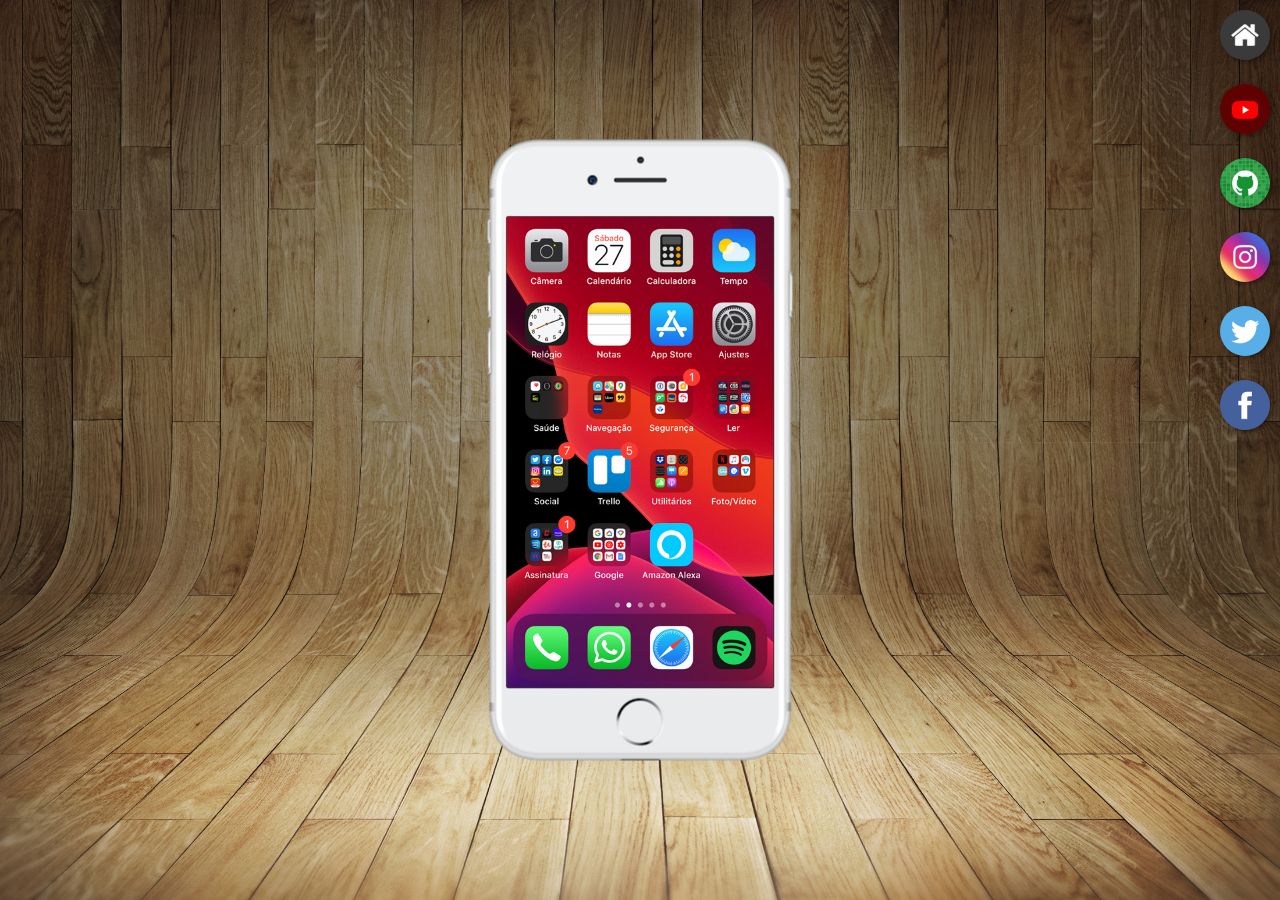
<file: index.html>
<!DOCTYPE html>
<html lang="pt-br">
<head>
  <meta charset="UTF-8">
  <meta http-equiv="X-UA-Compatible" content="IE=edge">
  <meta name="viewport" content="width=device-width, initial-scale=1.0">
  <link rel="stylesheet" href="estilos/style.css">
  <link rel="shortcut icon" href="favicon.ico" type="image/x-icon">
  <title>Projeto Redes Sociais</title>
</head>
<body>
  <main>
    <section id="telefone">
      <iframe src="home.html" name="tela" id="tela" frameborder="0"></iframe>
    </section>
    <section id="redes-sociais">
      <a href="home.html" target="tela"><img src="imagens/logo-home.jpg" alt="Home"></a><br>
      <a href="youtube.html" target="tela"><img src="imagens/logo-youtube.jpg" alt="YouTube"></a><br>
      <a href="github.html" target="tela"><img src="imagens/logo-github.jpg" alt="GitHub"></a><br>
      <a href="instagram.html" target="tela"><img src="imagens/logo-instagram.jpg" alt="Instagram"></a><br>
      <a href="twitter.html" target="tela"><img src="imagens/logo-twitter.jpg" alt="Twitter"></a><br>
      <a href="facebook.html" target="tela"><img src="imagens/logo-facebook.jpg" alt="Facebook"></a>
    </section>
  </main>
</body>
</html>
</file>
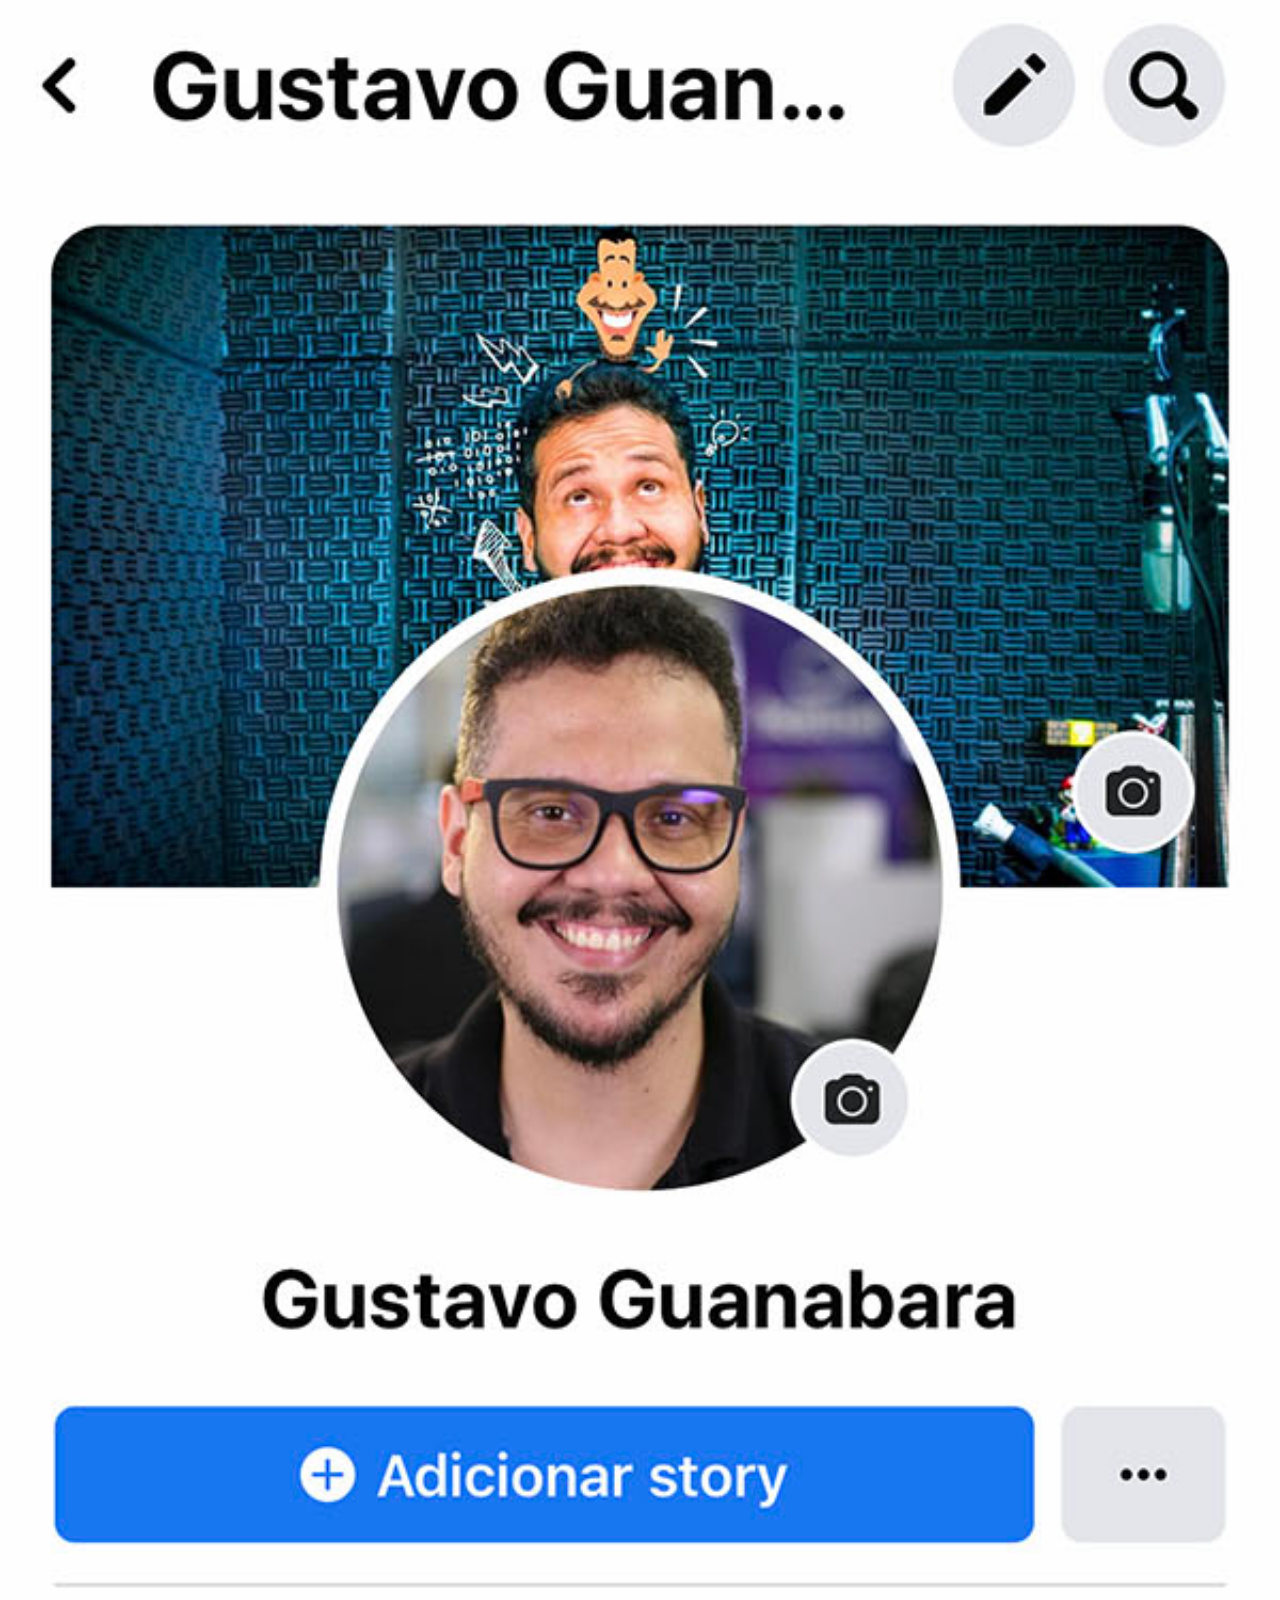
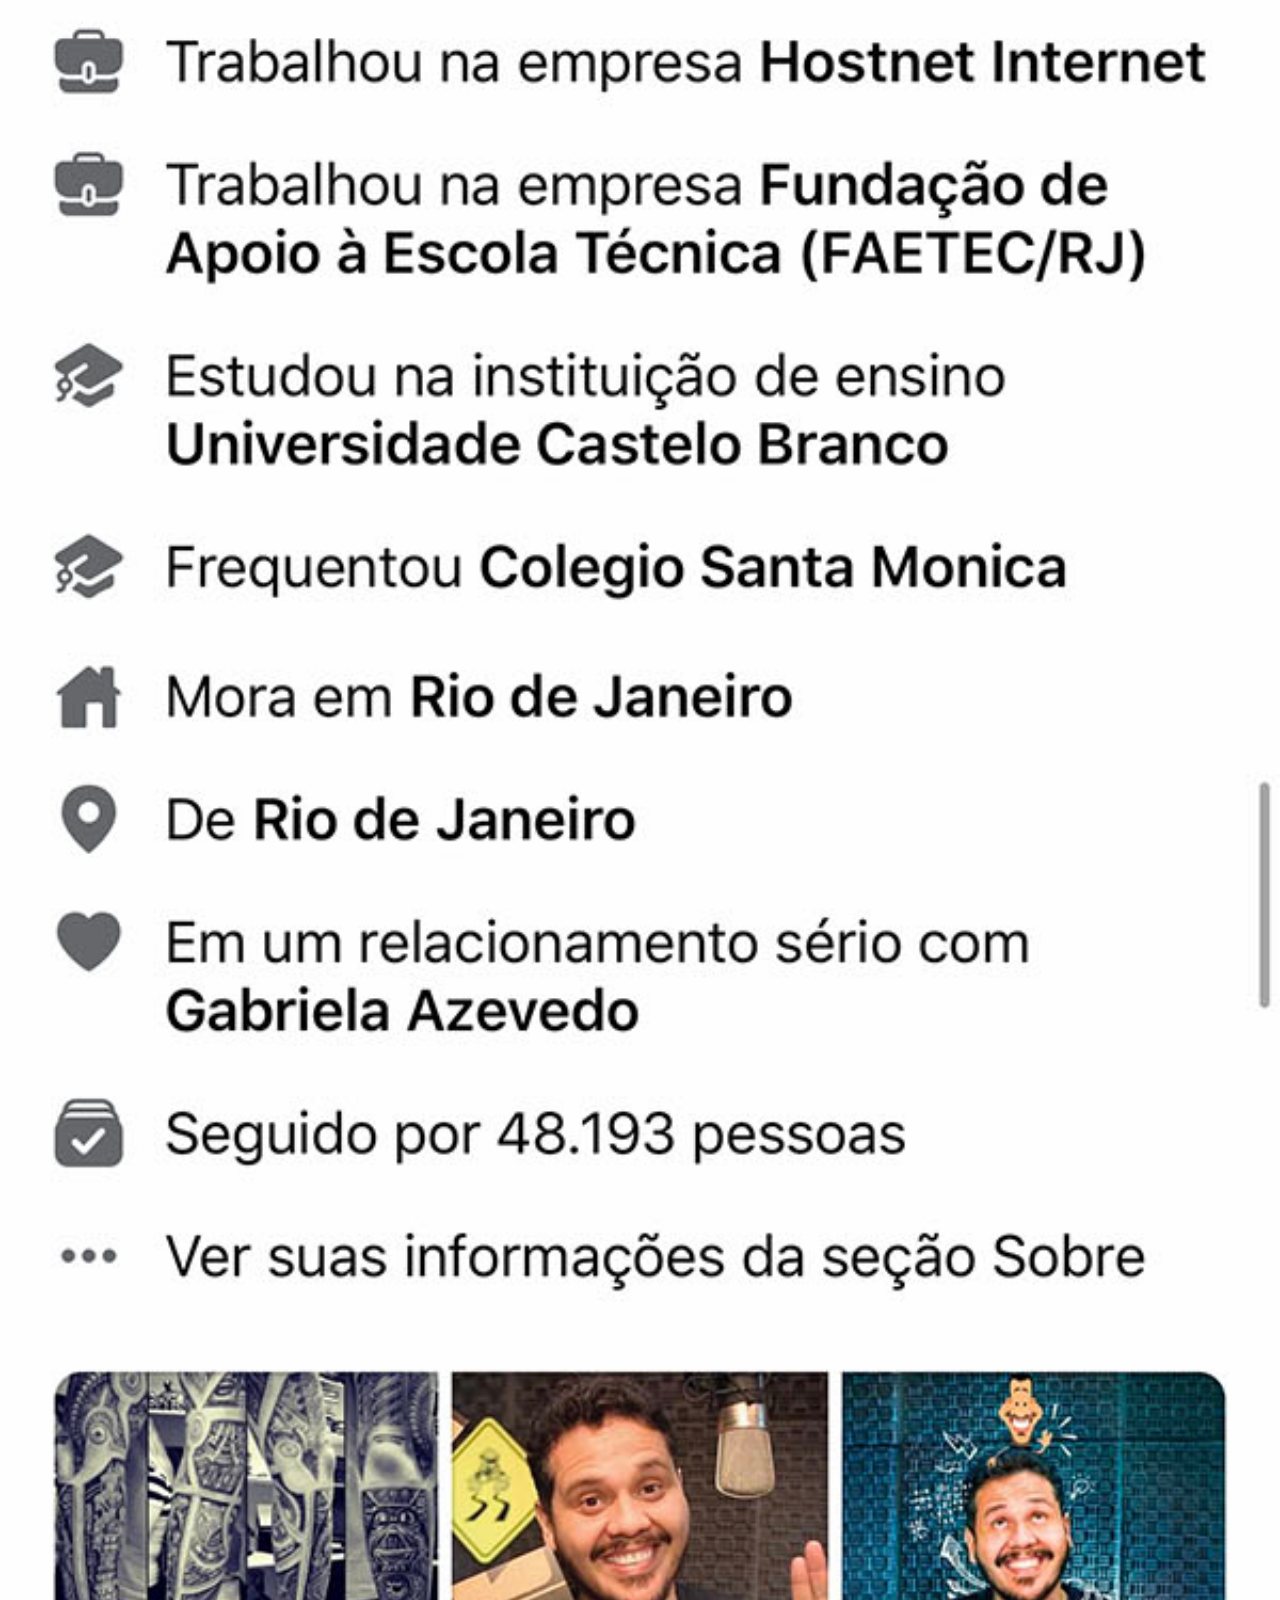
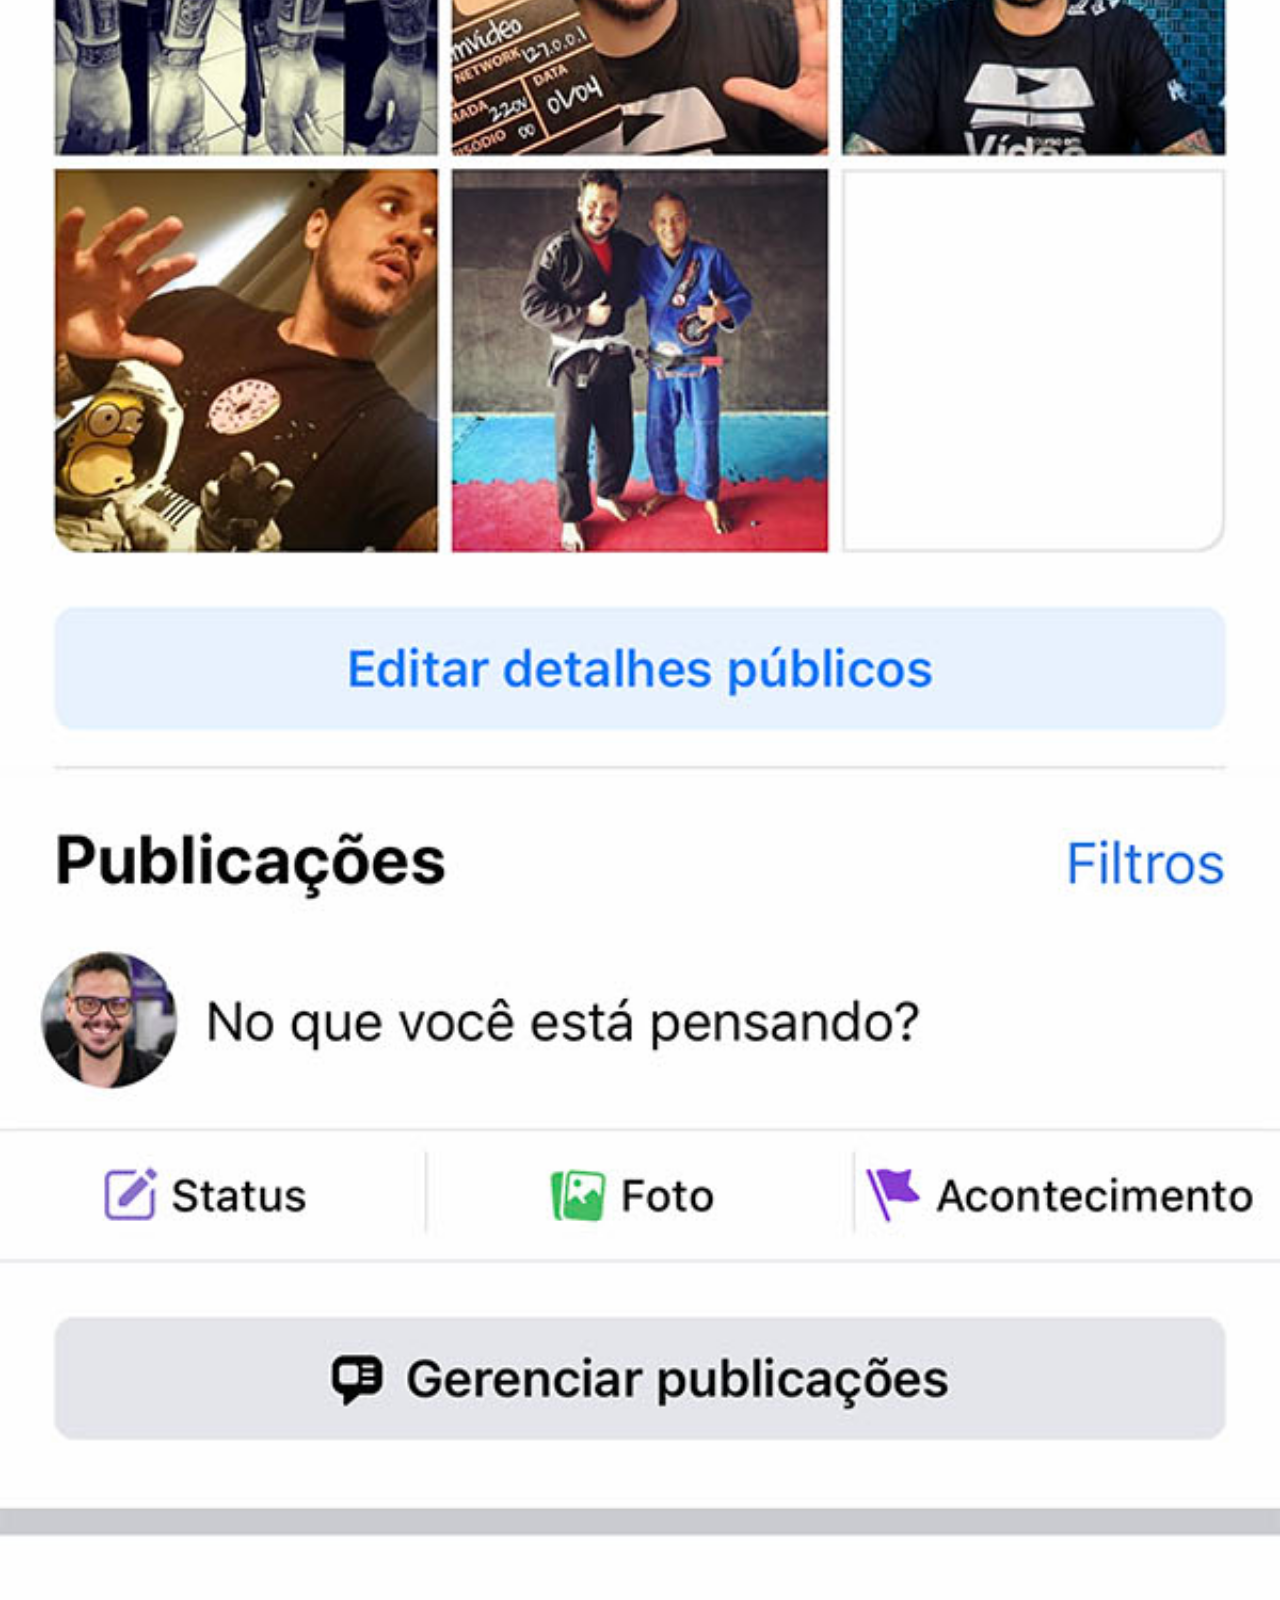
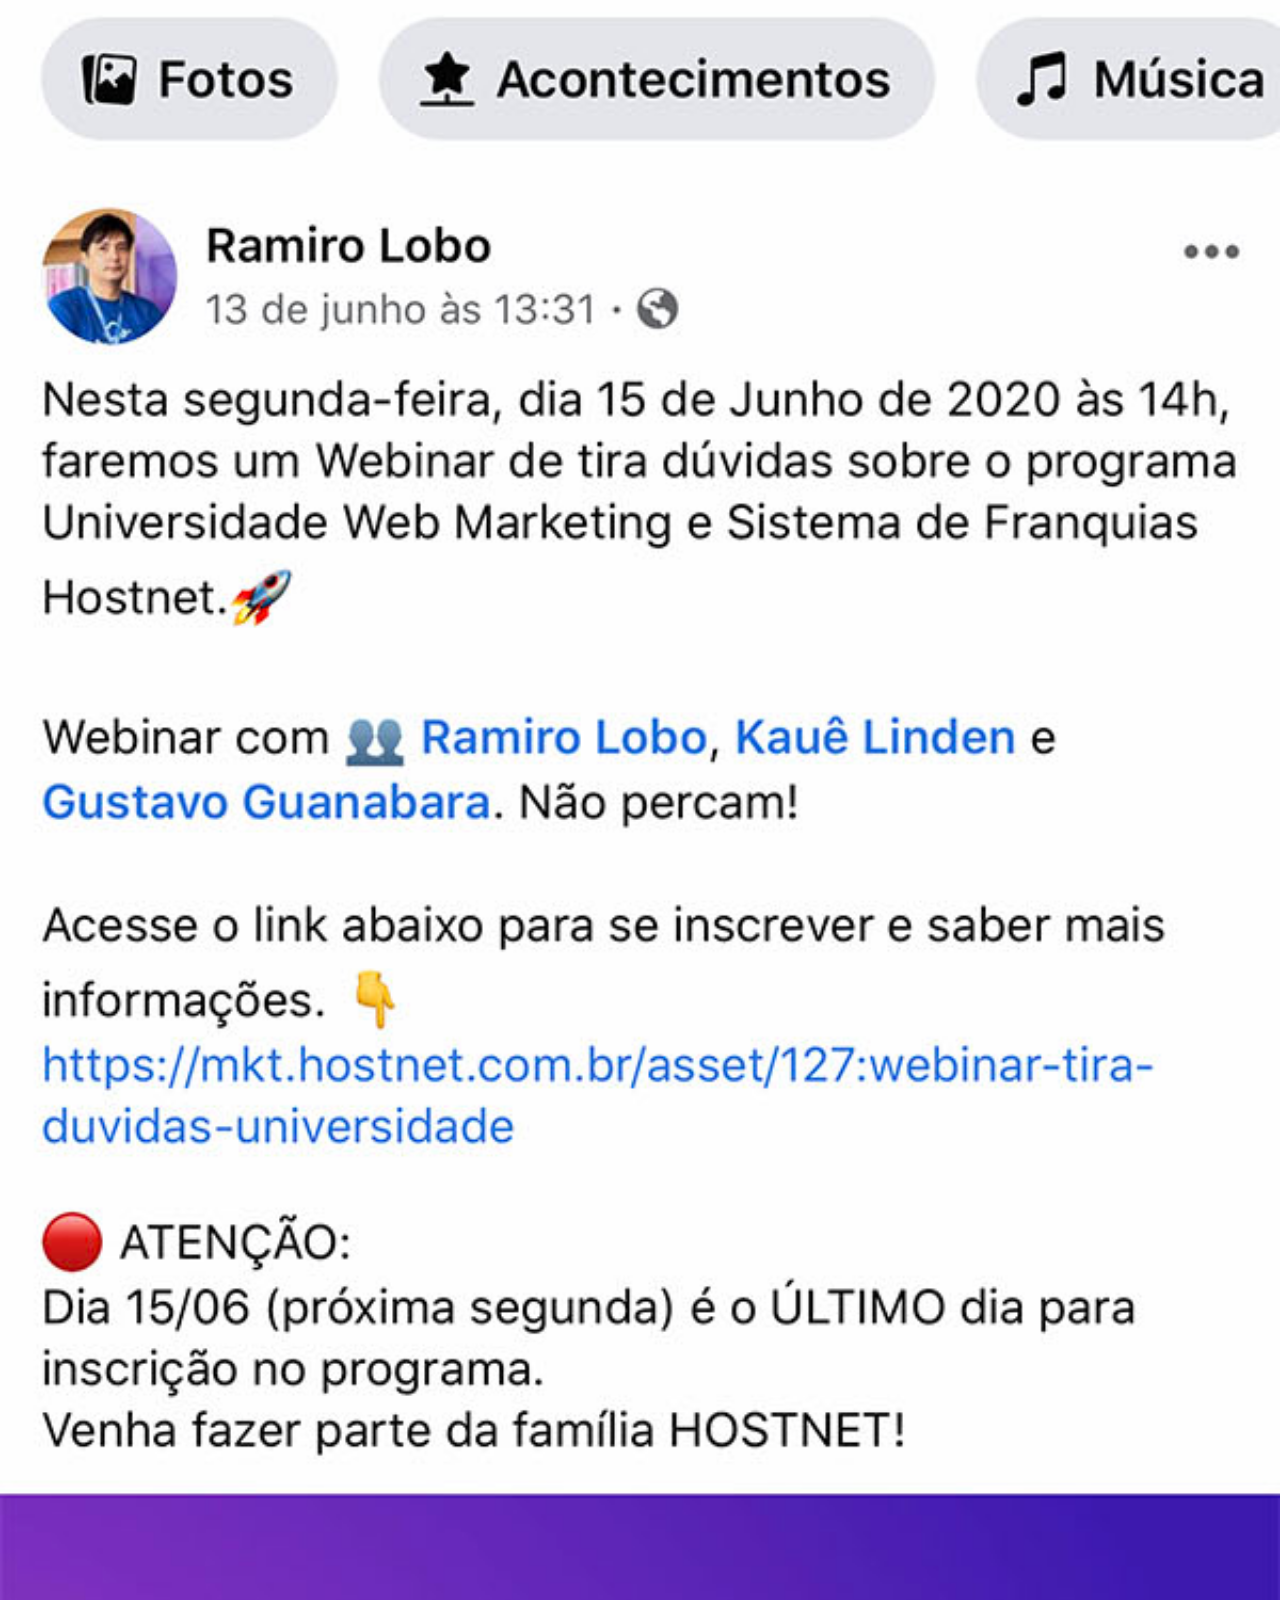
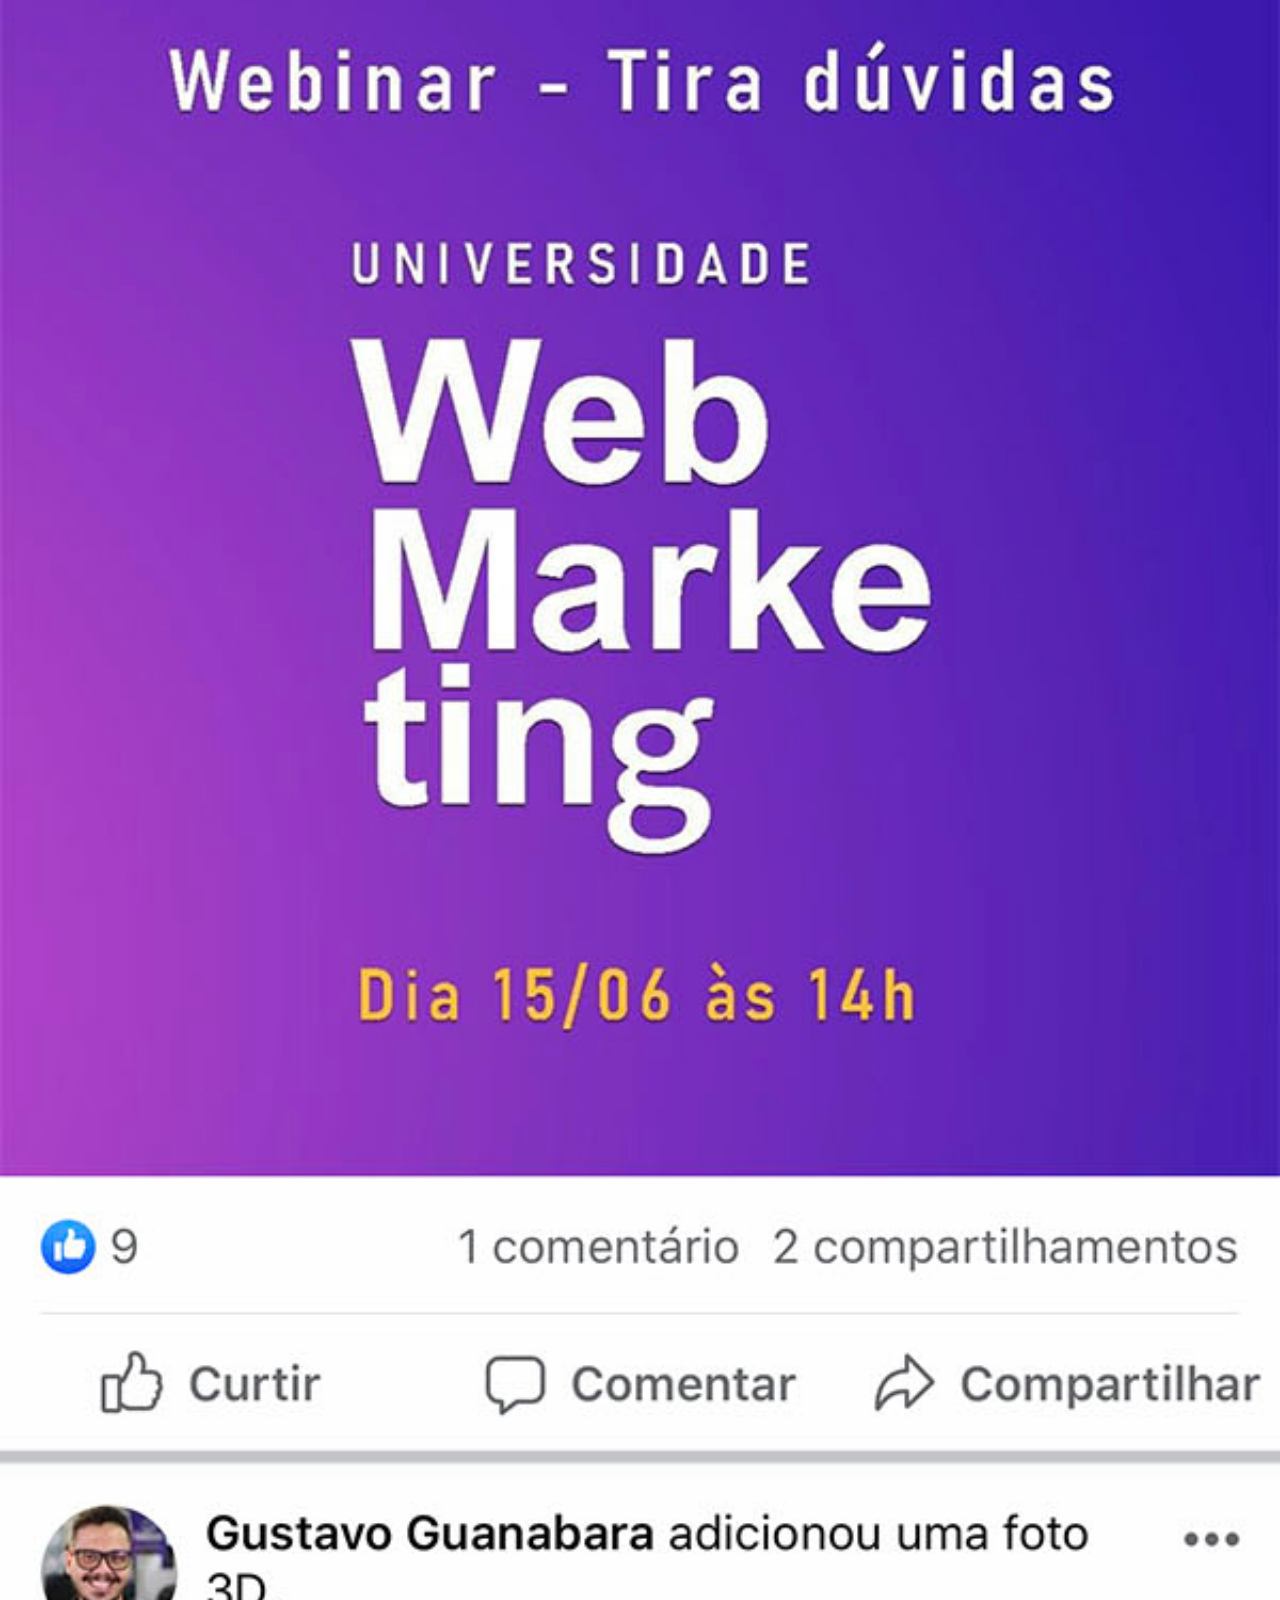
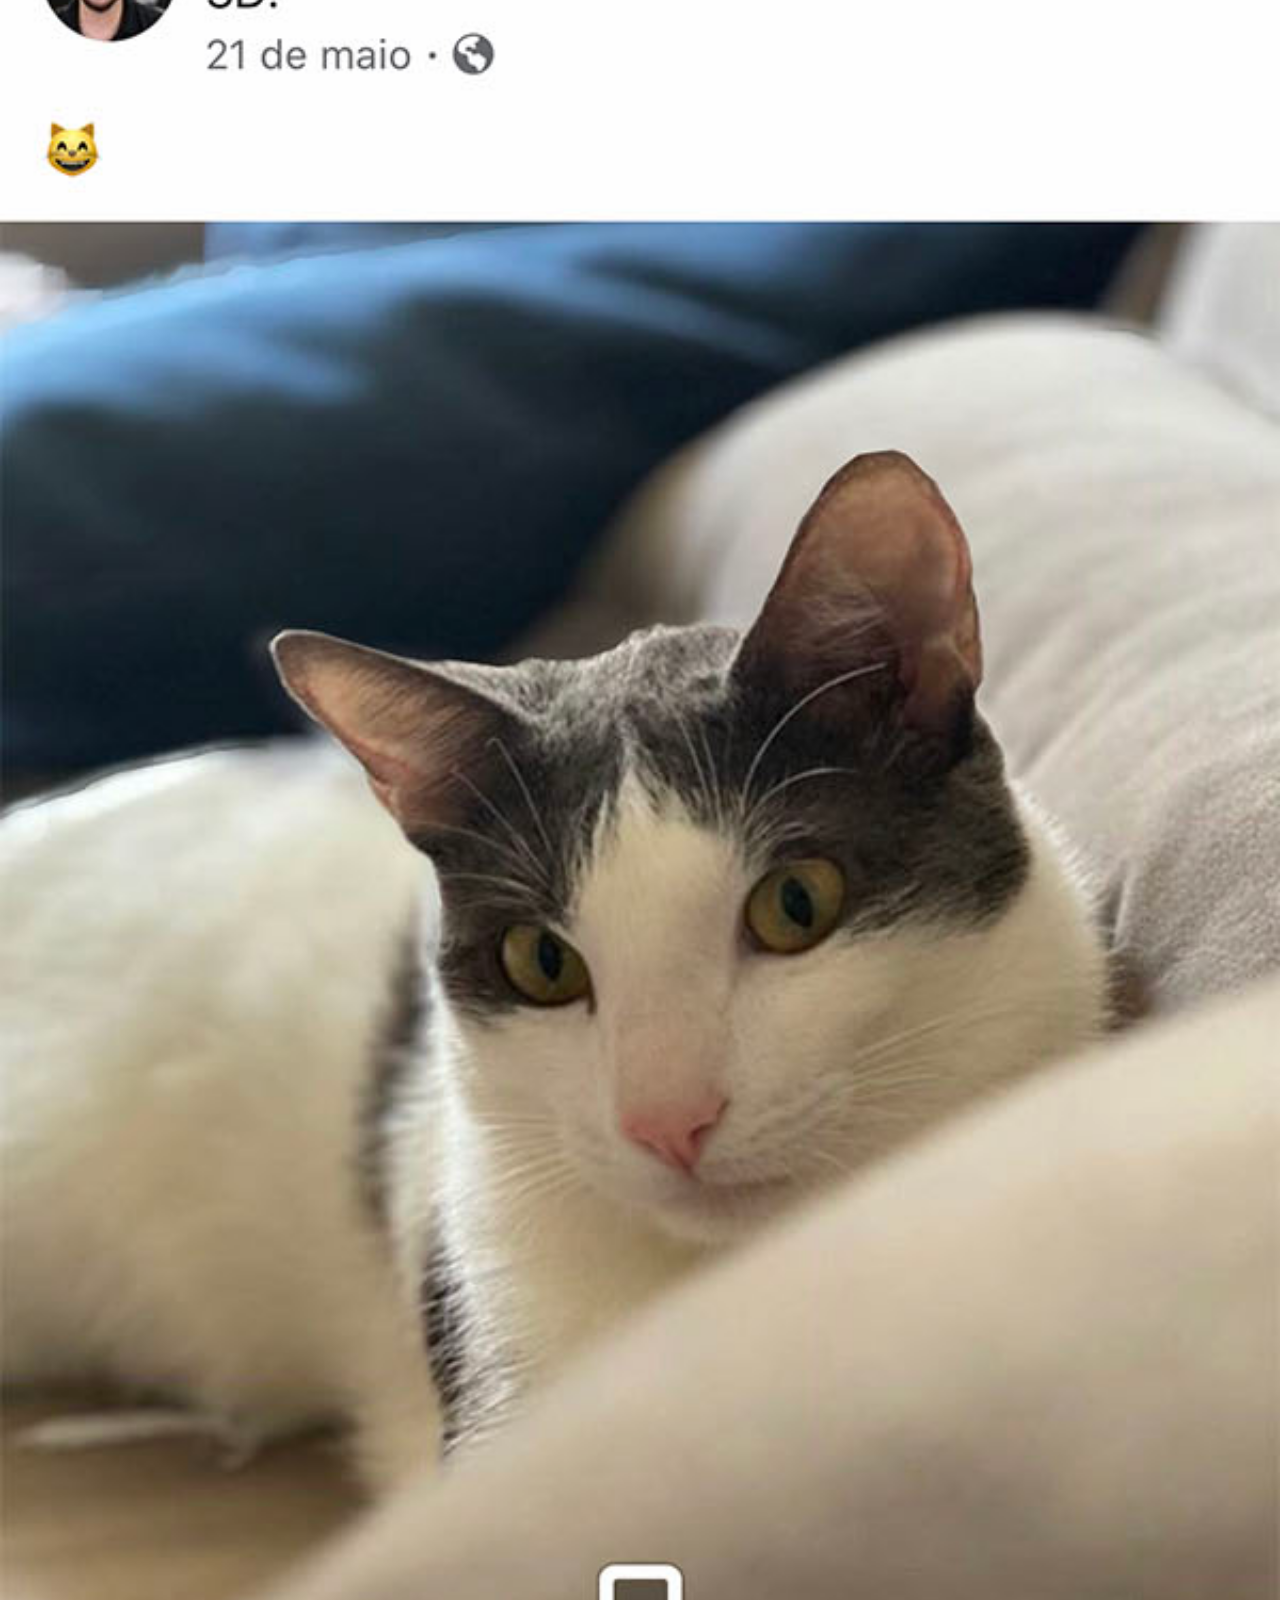
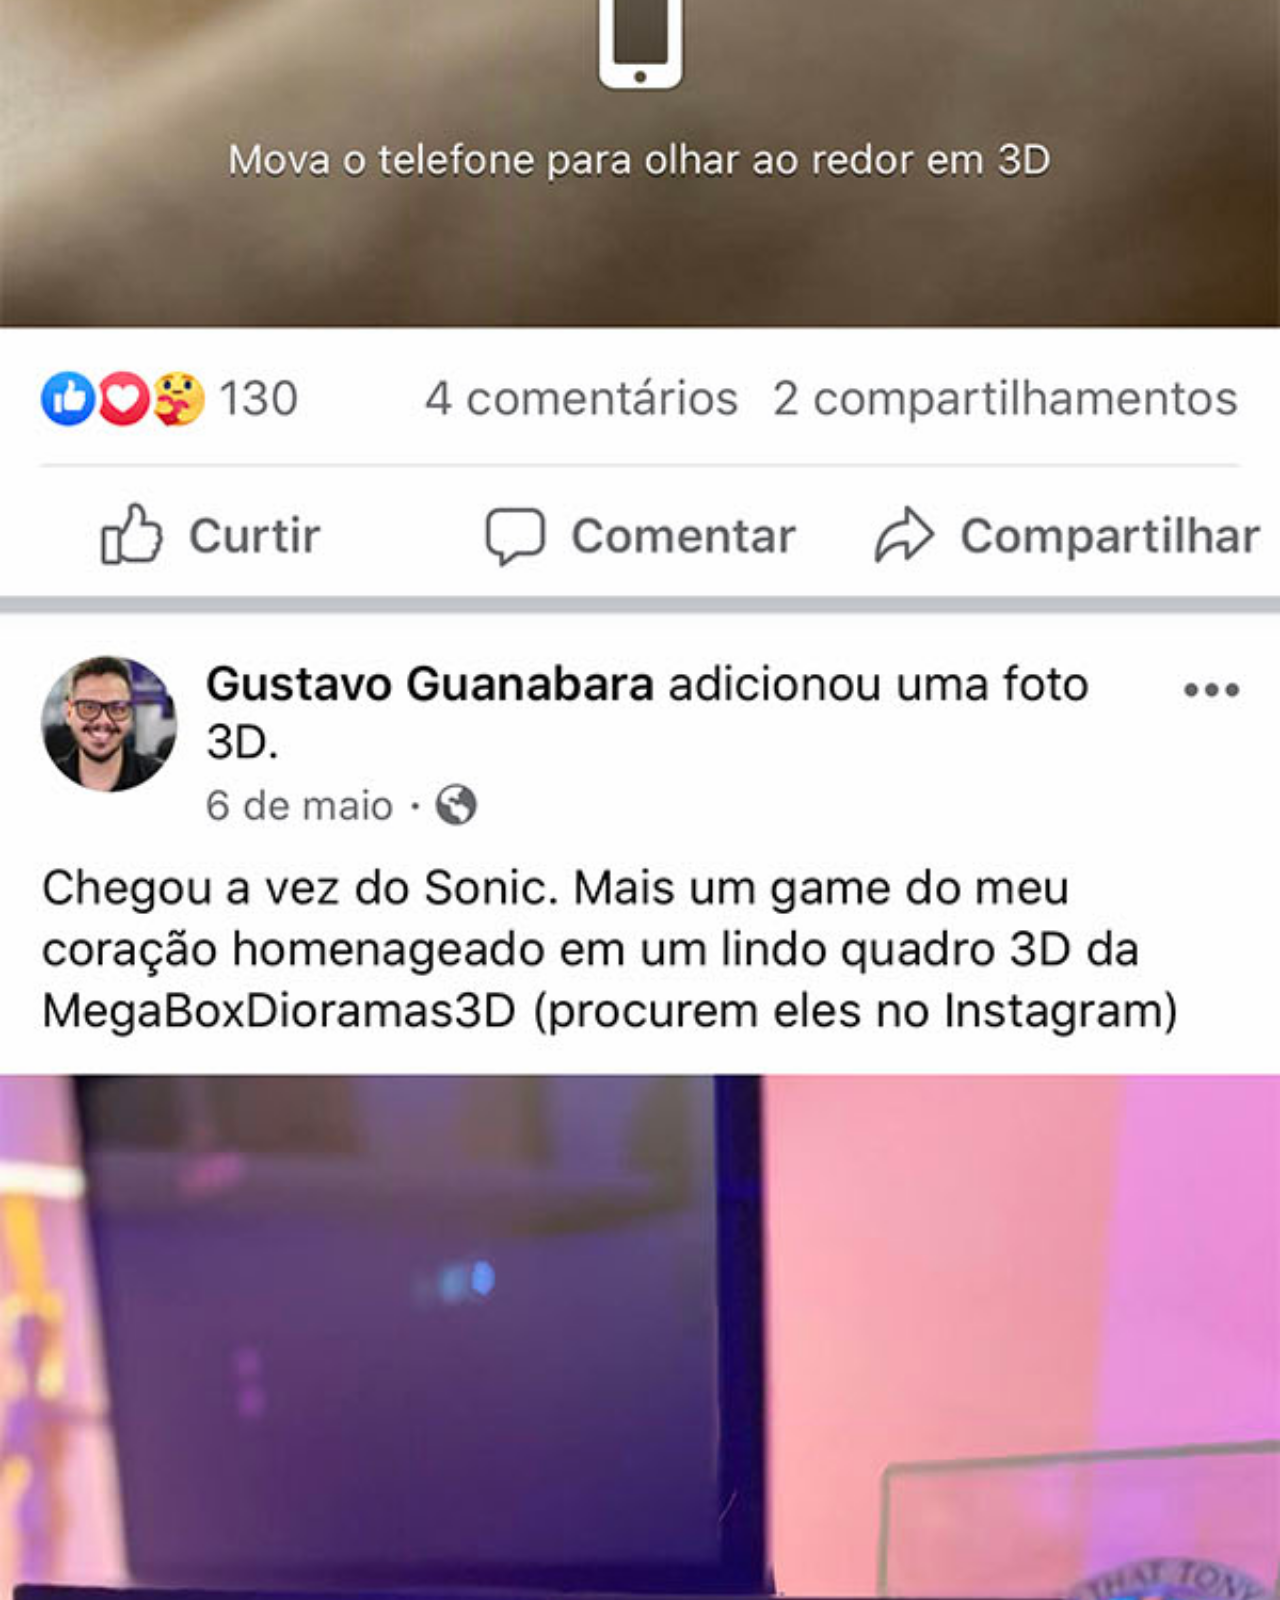
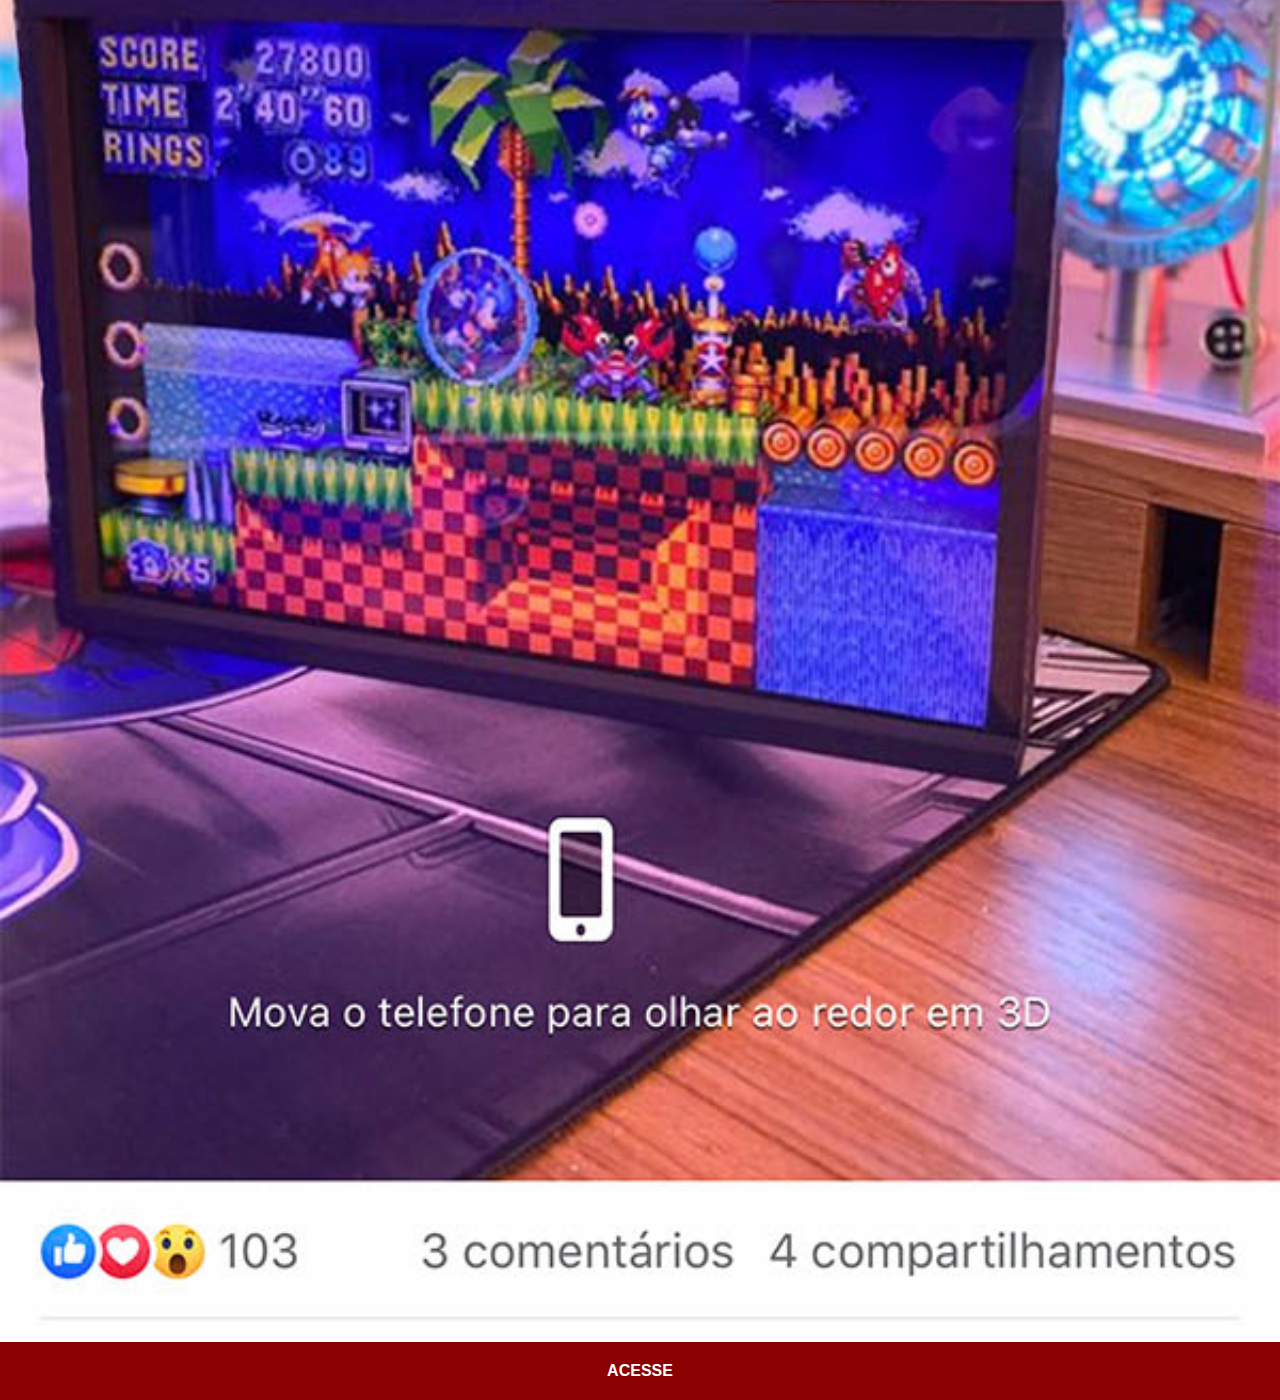
<file: facebook.html>
<!DOCTYPE html>
<html lang="pt-br">
<head>
  <meta charset="UTF-8">
  <meta http-equiv="X-UA-Compatible" content="IE=edge">
  <meta name="viewport" content="width=device-width, initial-scale=1.0">
  <link rel="stylesheet" href="estilos/social.css">
  <title>Facebook</title>
</head>
<body>
  <img src="imagens/tela-facebook.jpg" alt="YouTube">
  <a href="https://www.facebook.com/mateus.guida/" target="_blank">ACESSE</a>
</body>
</html>
</file>
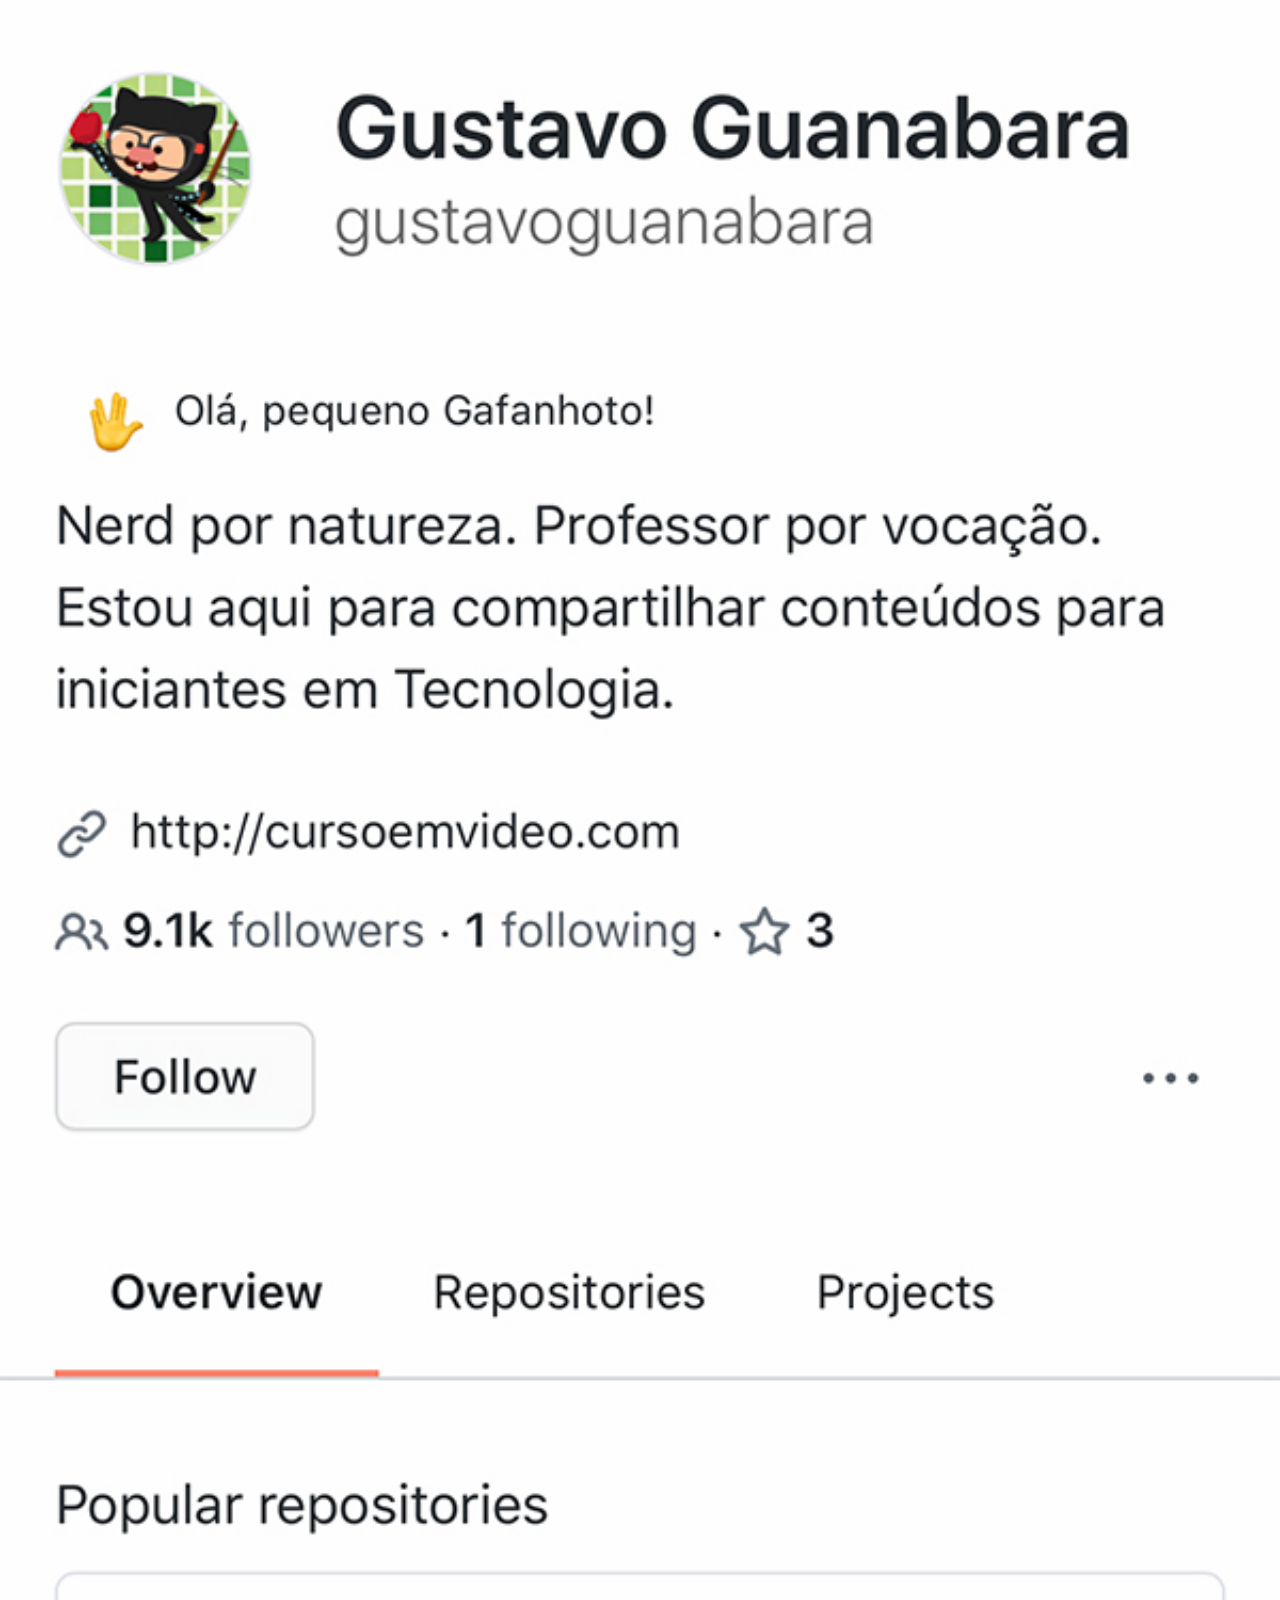
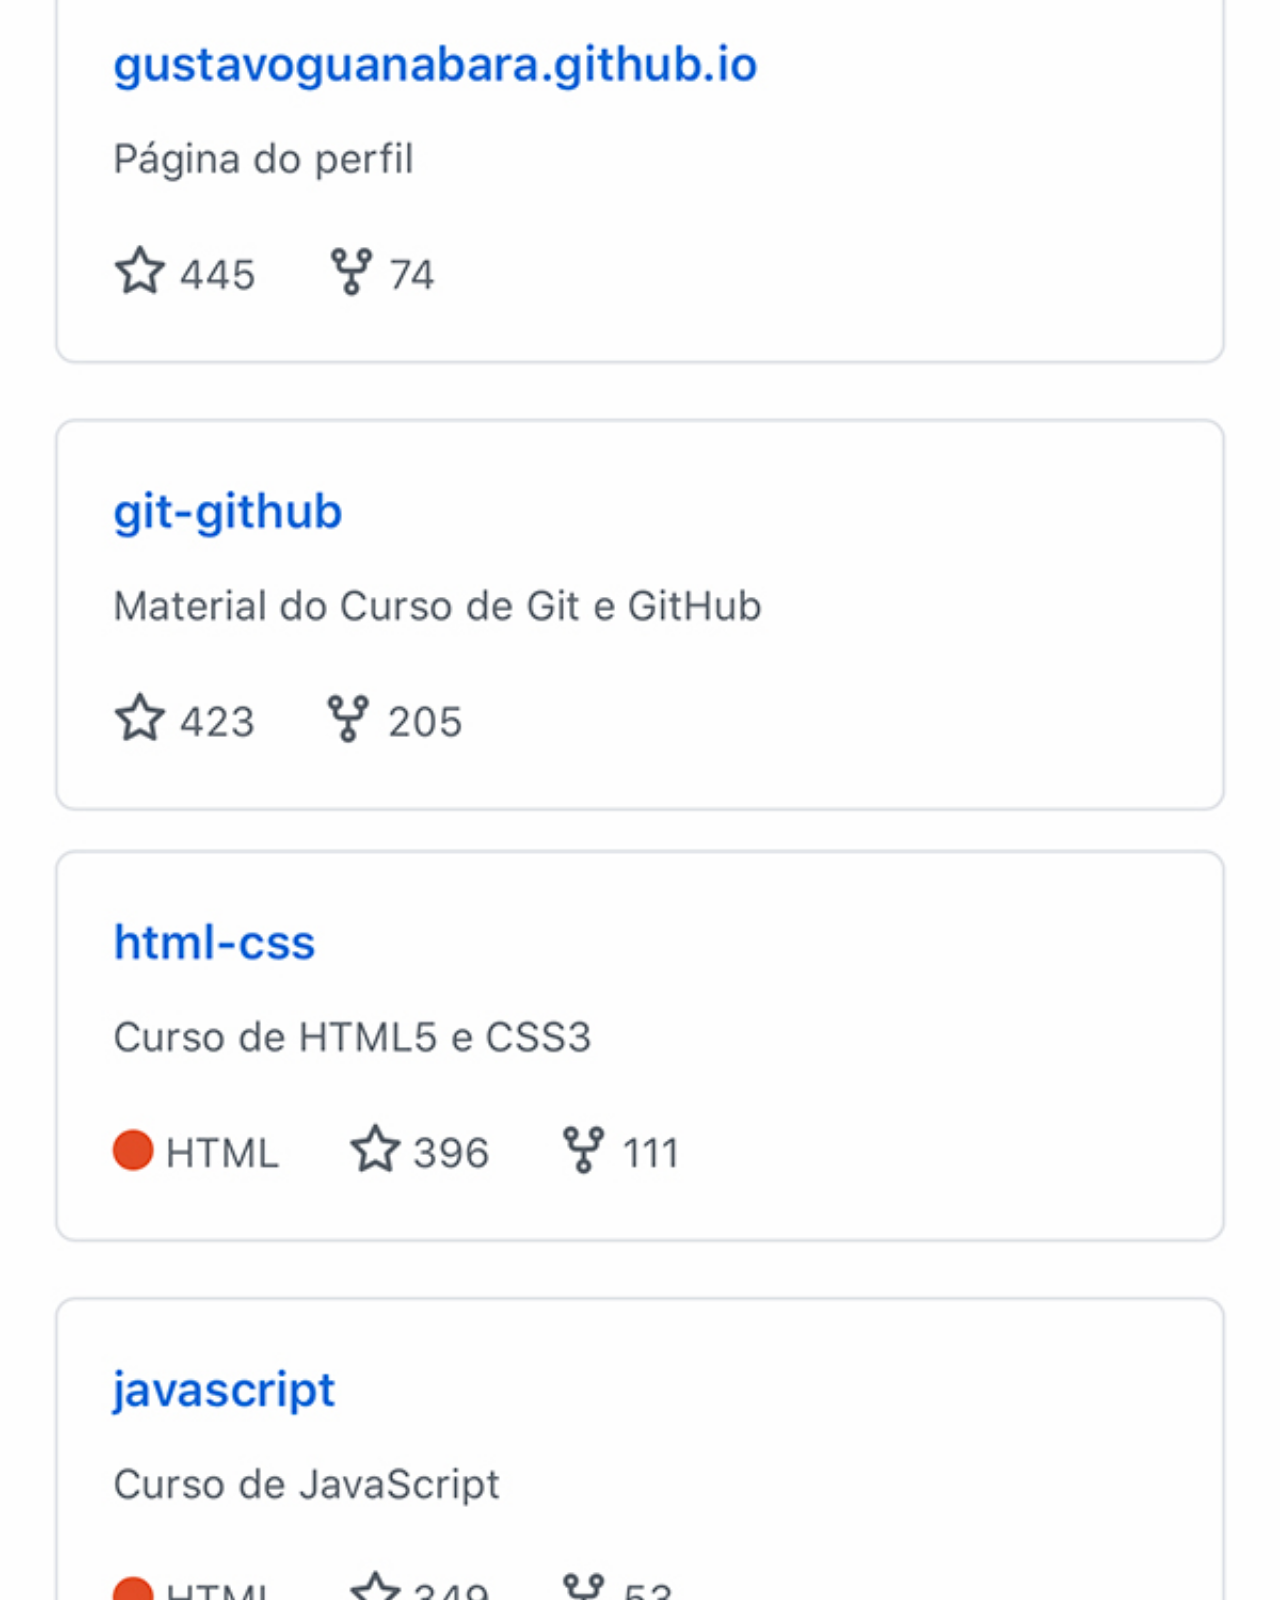
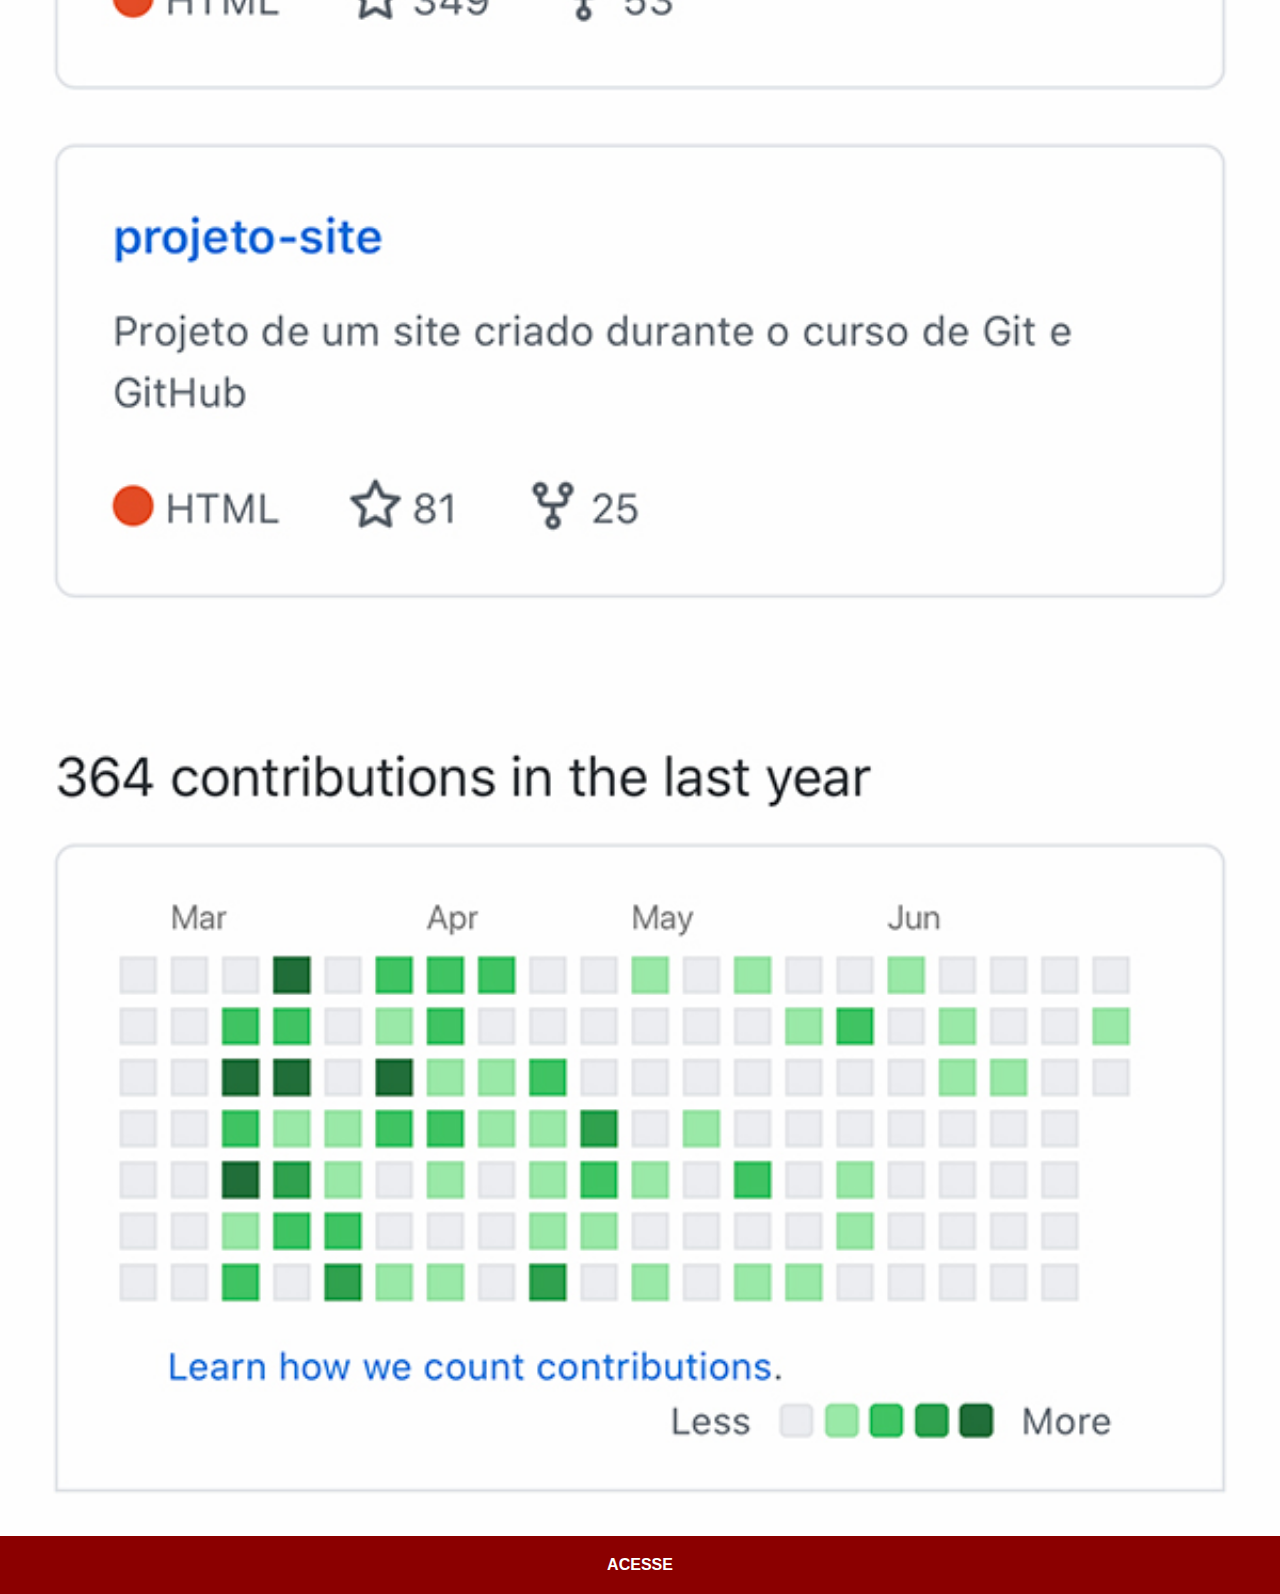
<file: github.html>
<!DOCTYPE html>
<html lang="pt-br">
<head>
  <meta charset="UTF-8">
  <meta http-equiv="X-UA-Compatible" content="IE=edge">
  <meta name="viewport" content="width=device-width, initial-scale=1.0">
  <link rel="stylesheet" href="estilos/social.css">
  <title>GitHub</title>
</head>
<body>
  <img src="imagens/tela-github.jpg" alt="YouTube">
  <a href="https://github.com/mateusguida" target="_blank">ACESSE</a>
</body>
</html>
</file>
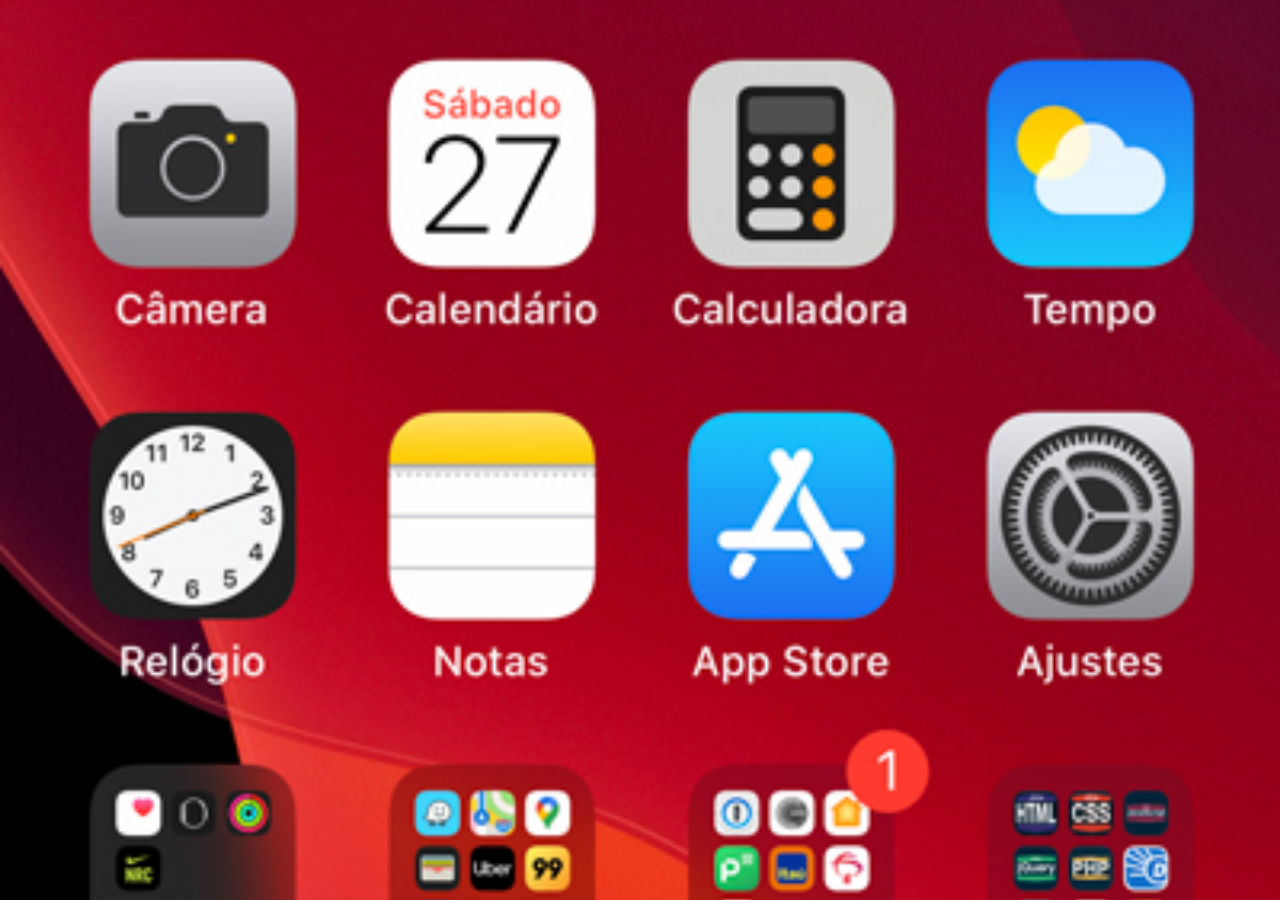
<file: home.html>
<!DOCTYPE html>
<html lang="pt-br">
<head>
  <meta charset="UTF-8">
  <meta http-equiv="X-UA-Compatible" content="IE=edge">
  <meta name="viewport" content="width=device-width, initial-scale=1.0">
  <title>Home</title>
  <style>
    * {
      margin: 0px;
      padding: 0px;
    }

    body{
      width: 100vw;
      height: 100vh;
      background: black url('imagens/tela-home.jpg') no-repeat top center;
      background-size: cover;
    }
  </style>
</head>
<body>
  
</body>
</html>
</file>
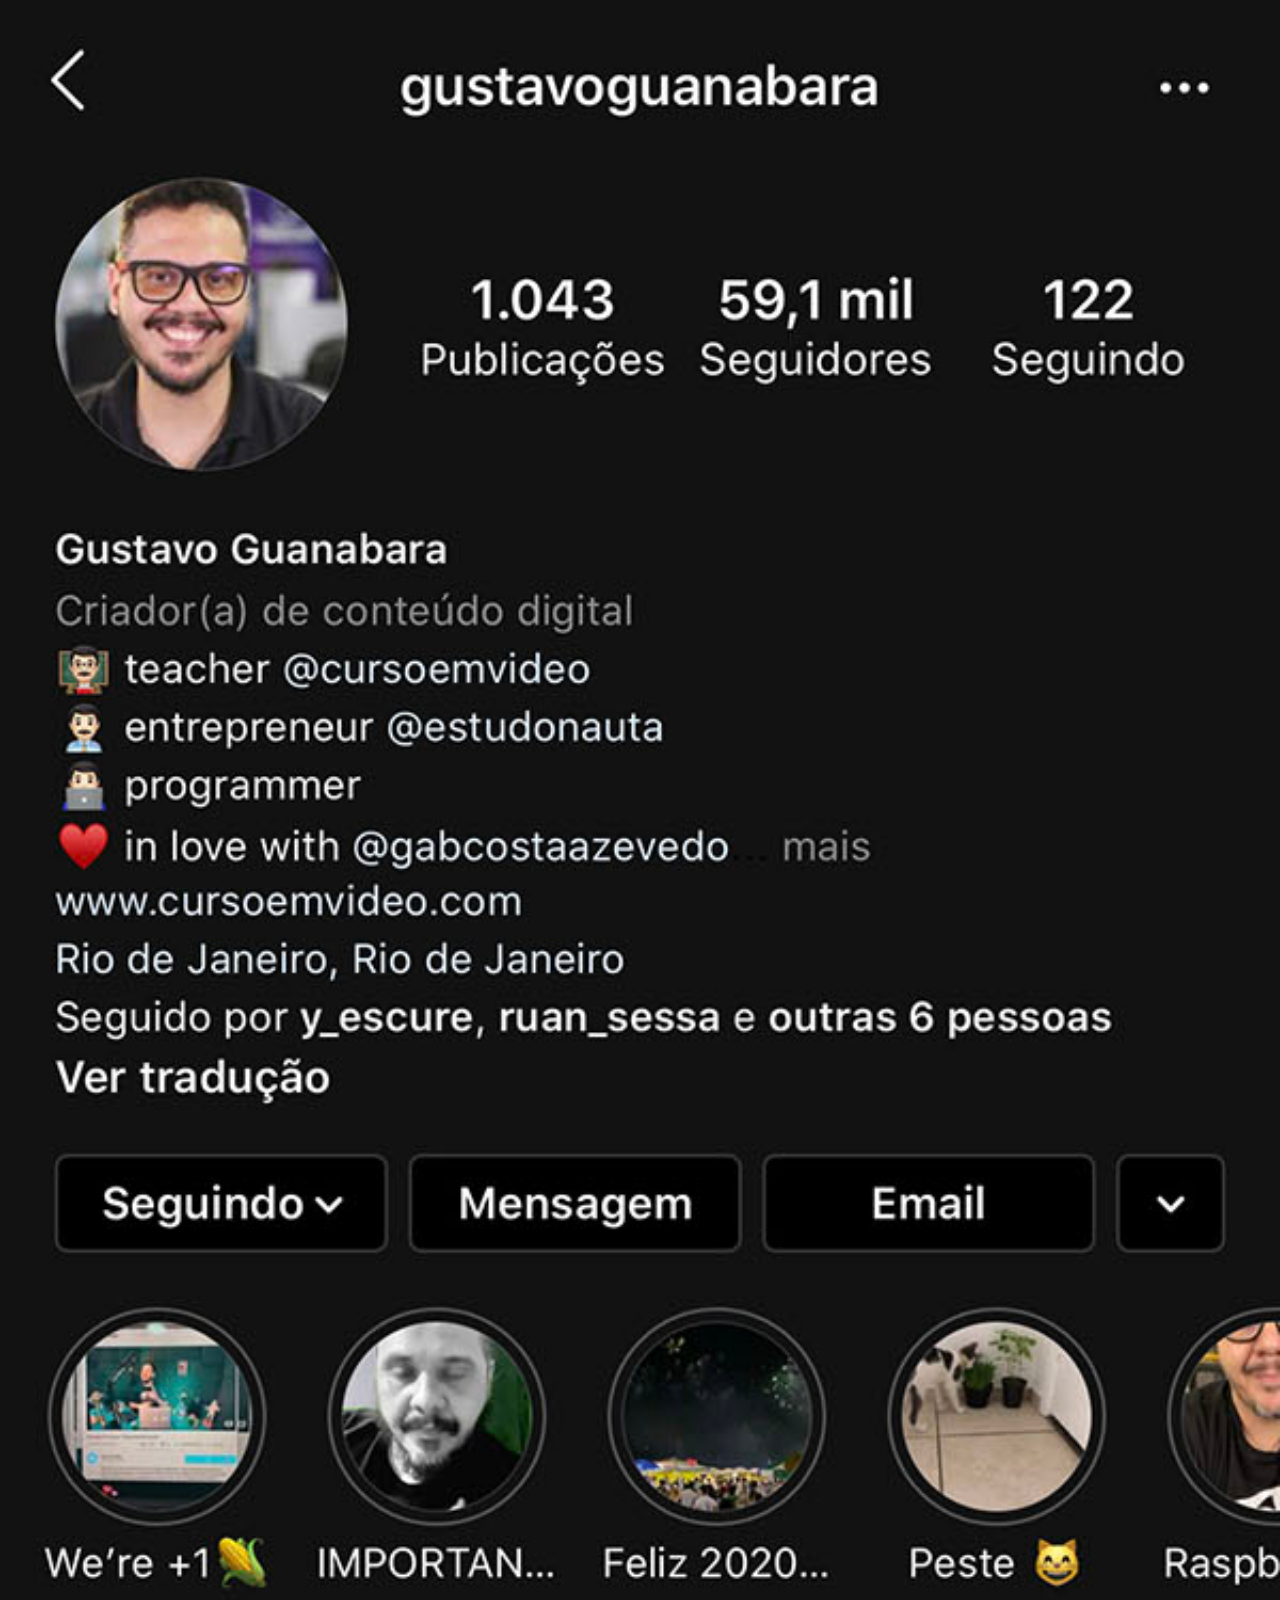
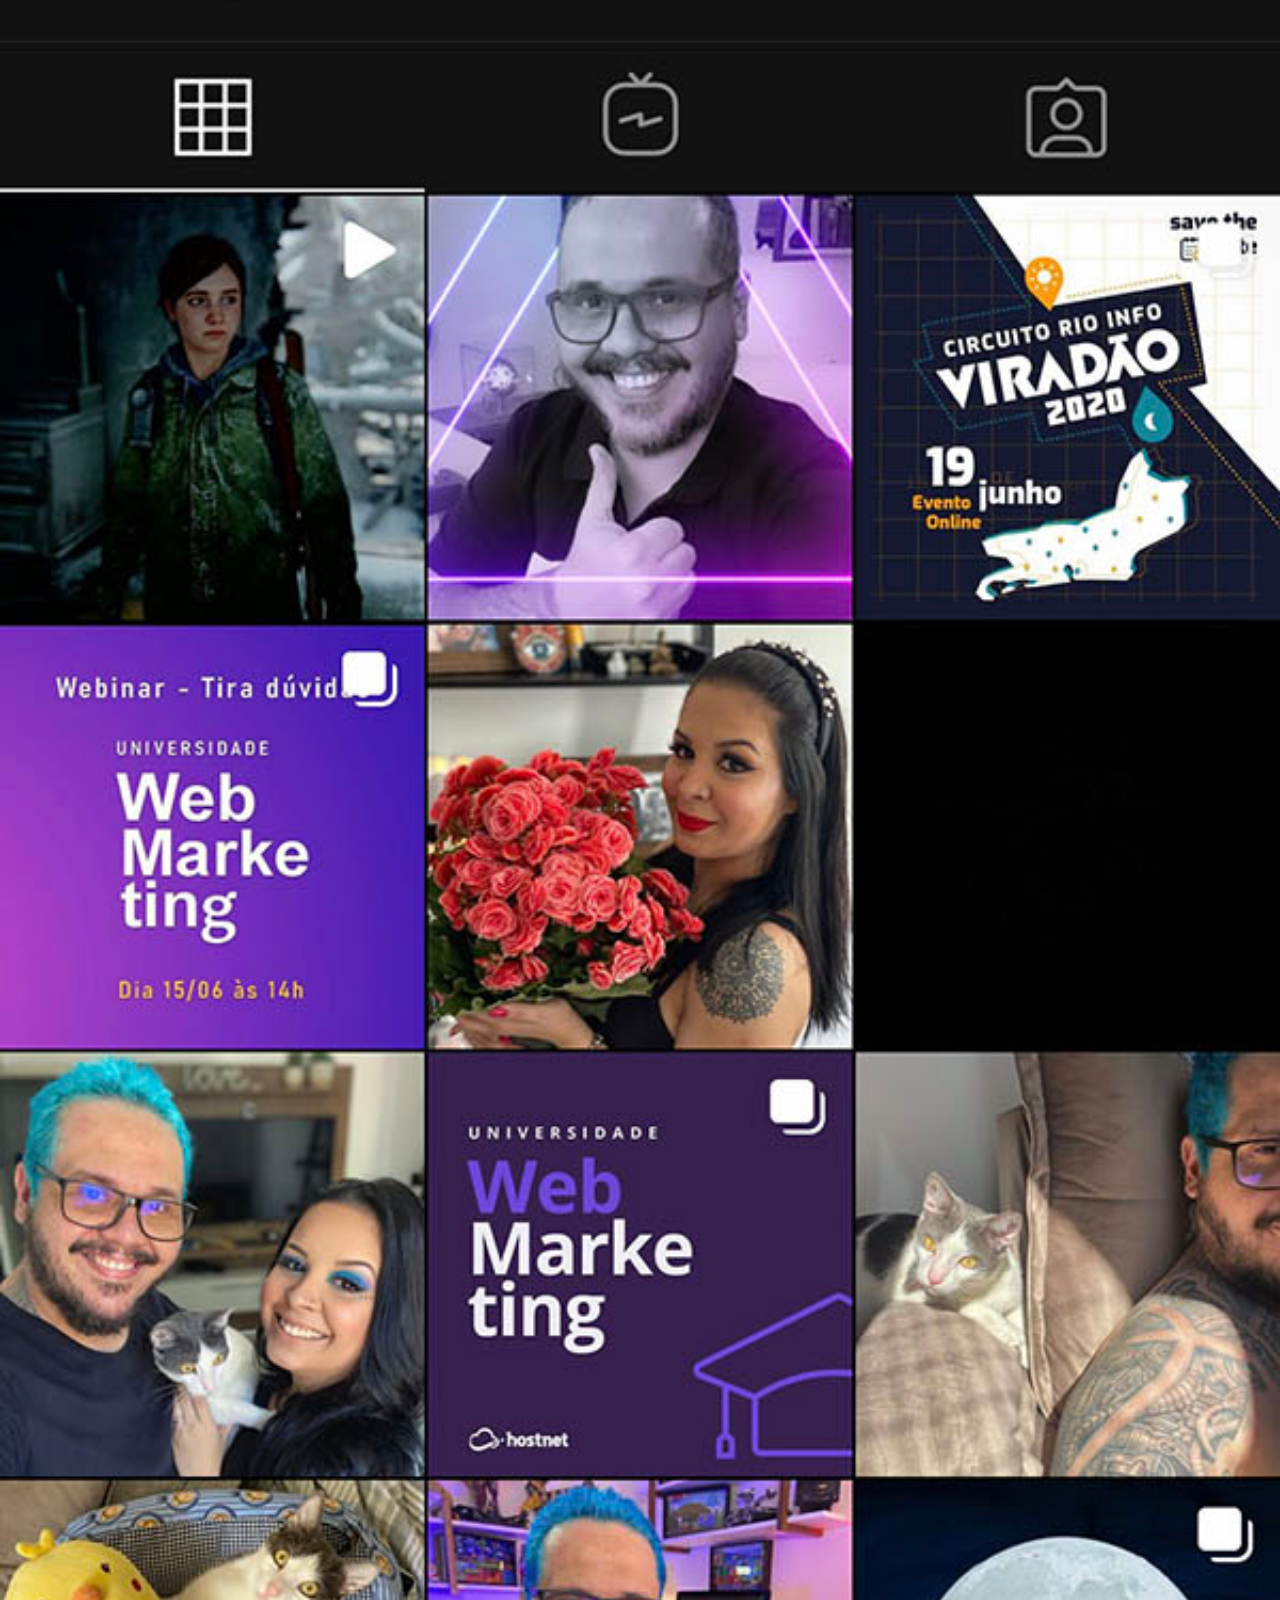
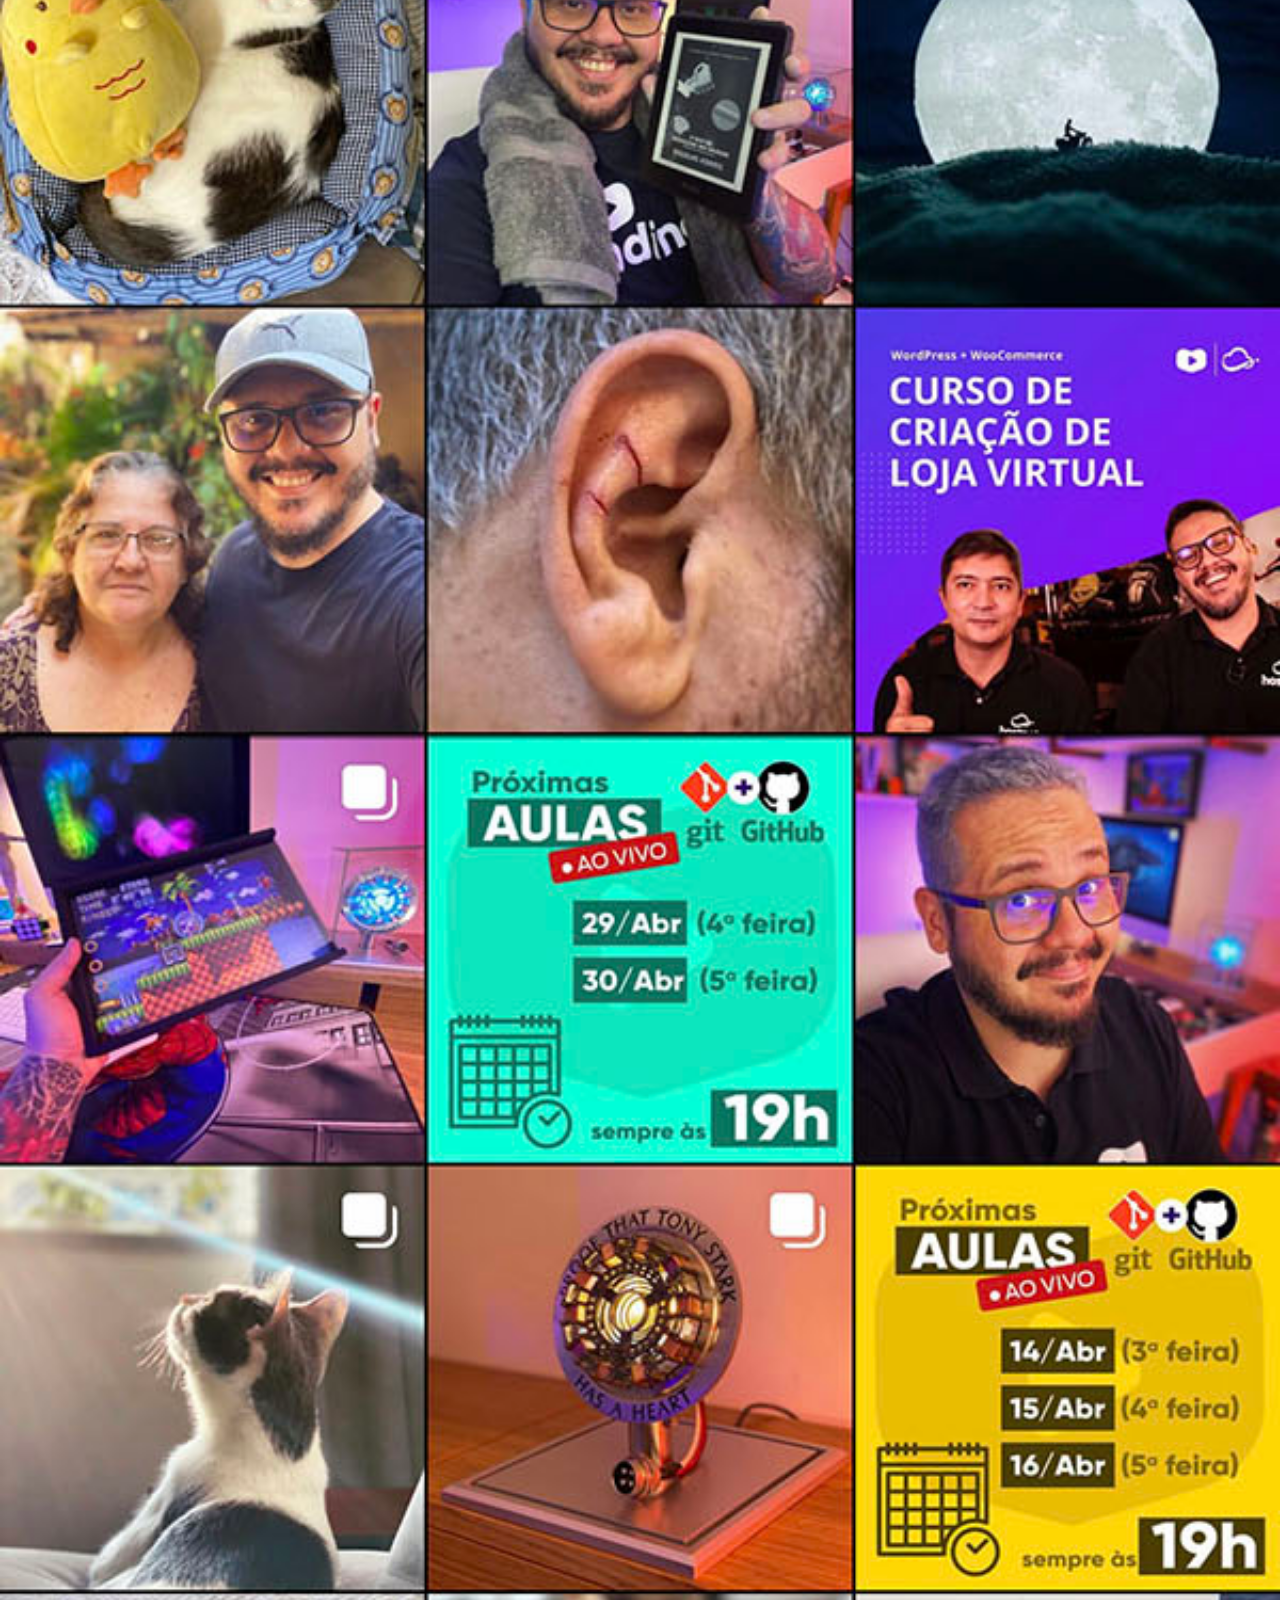
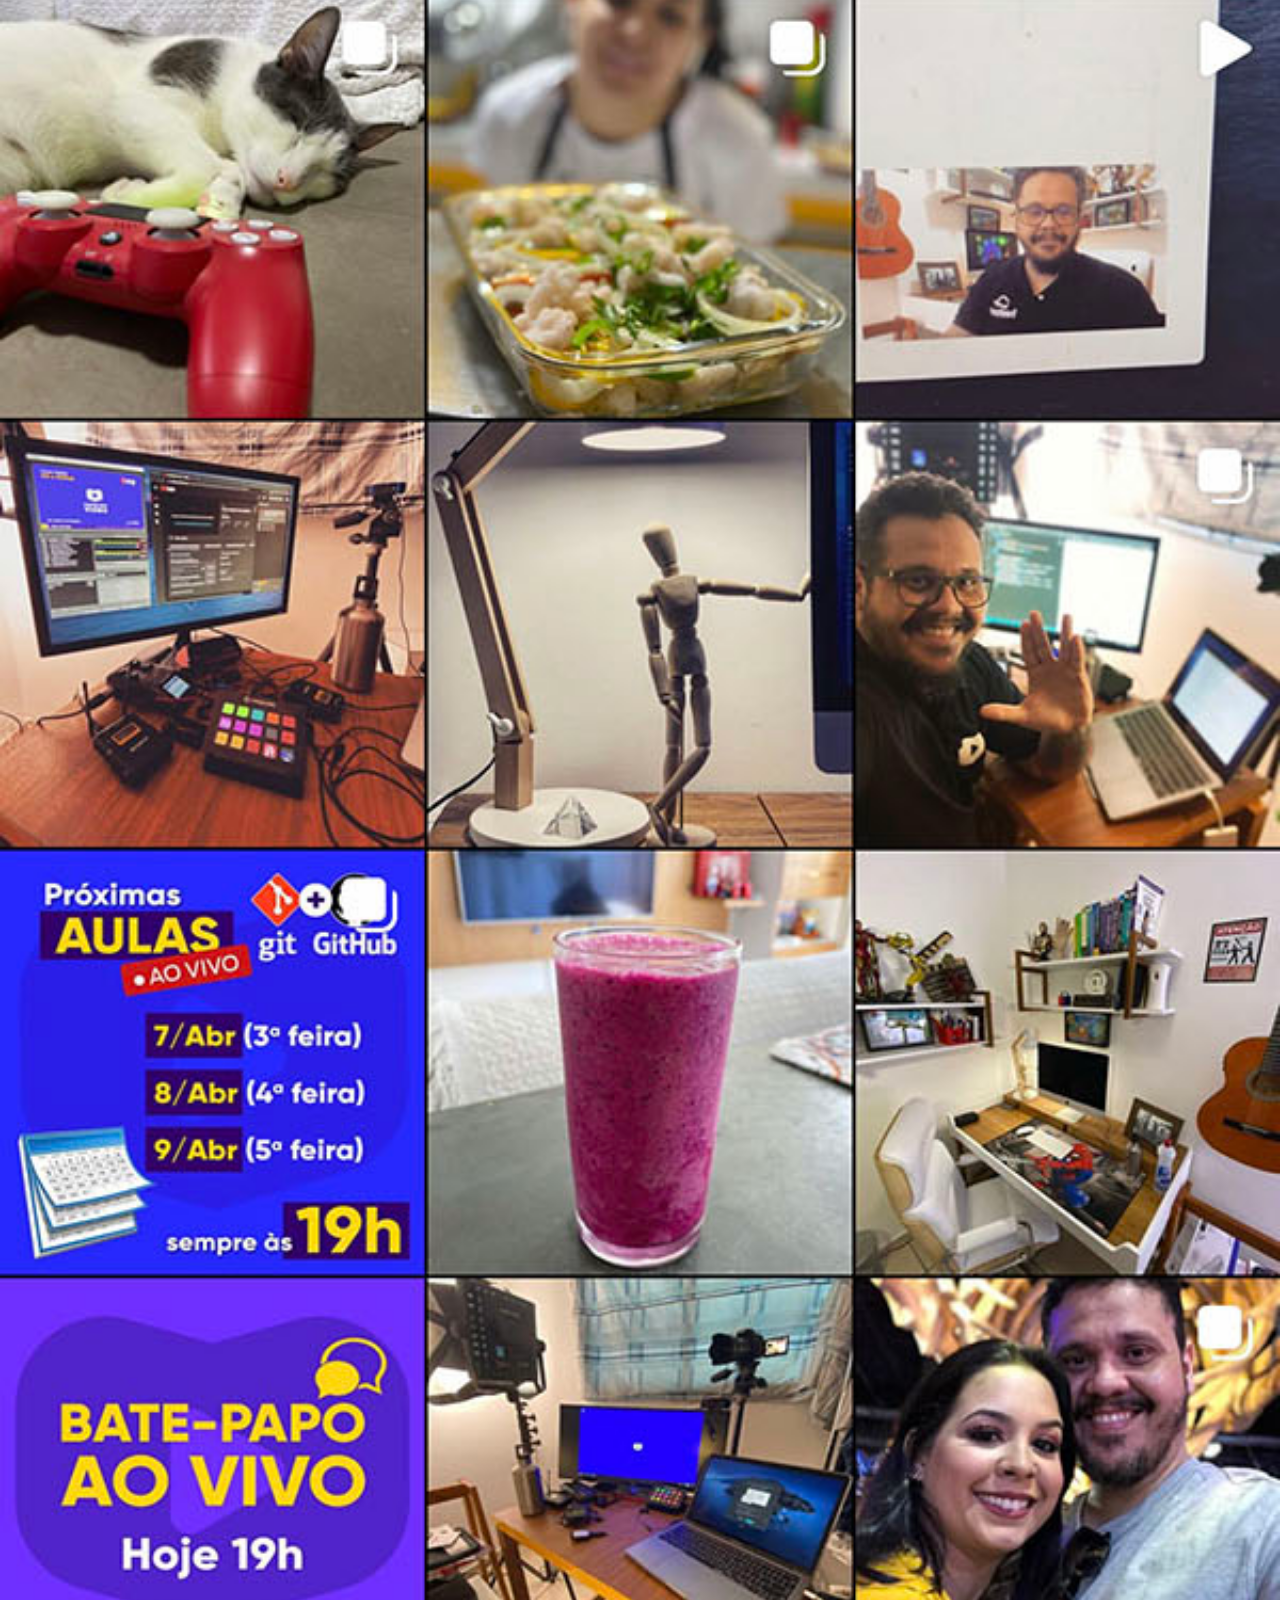
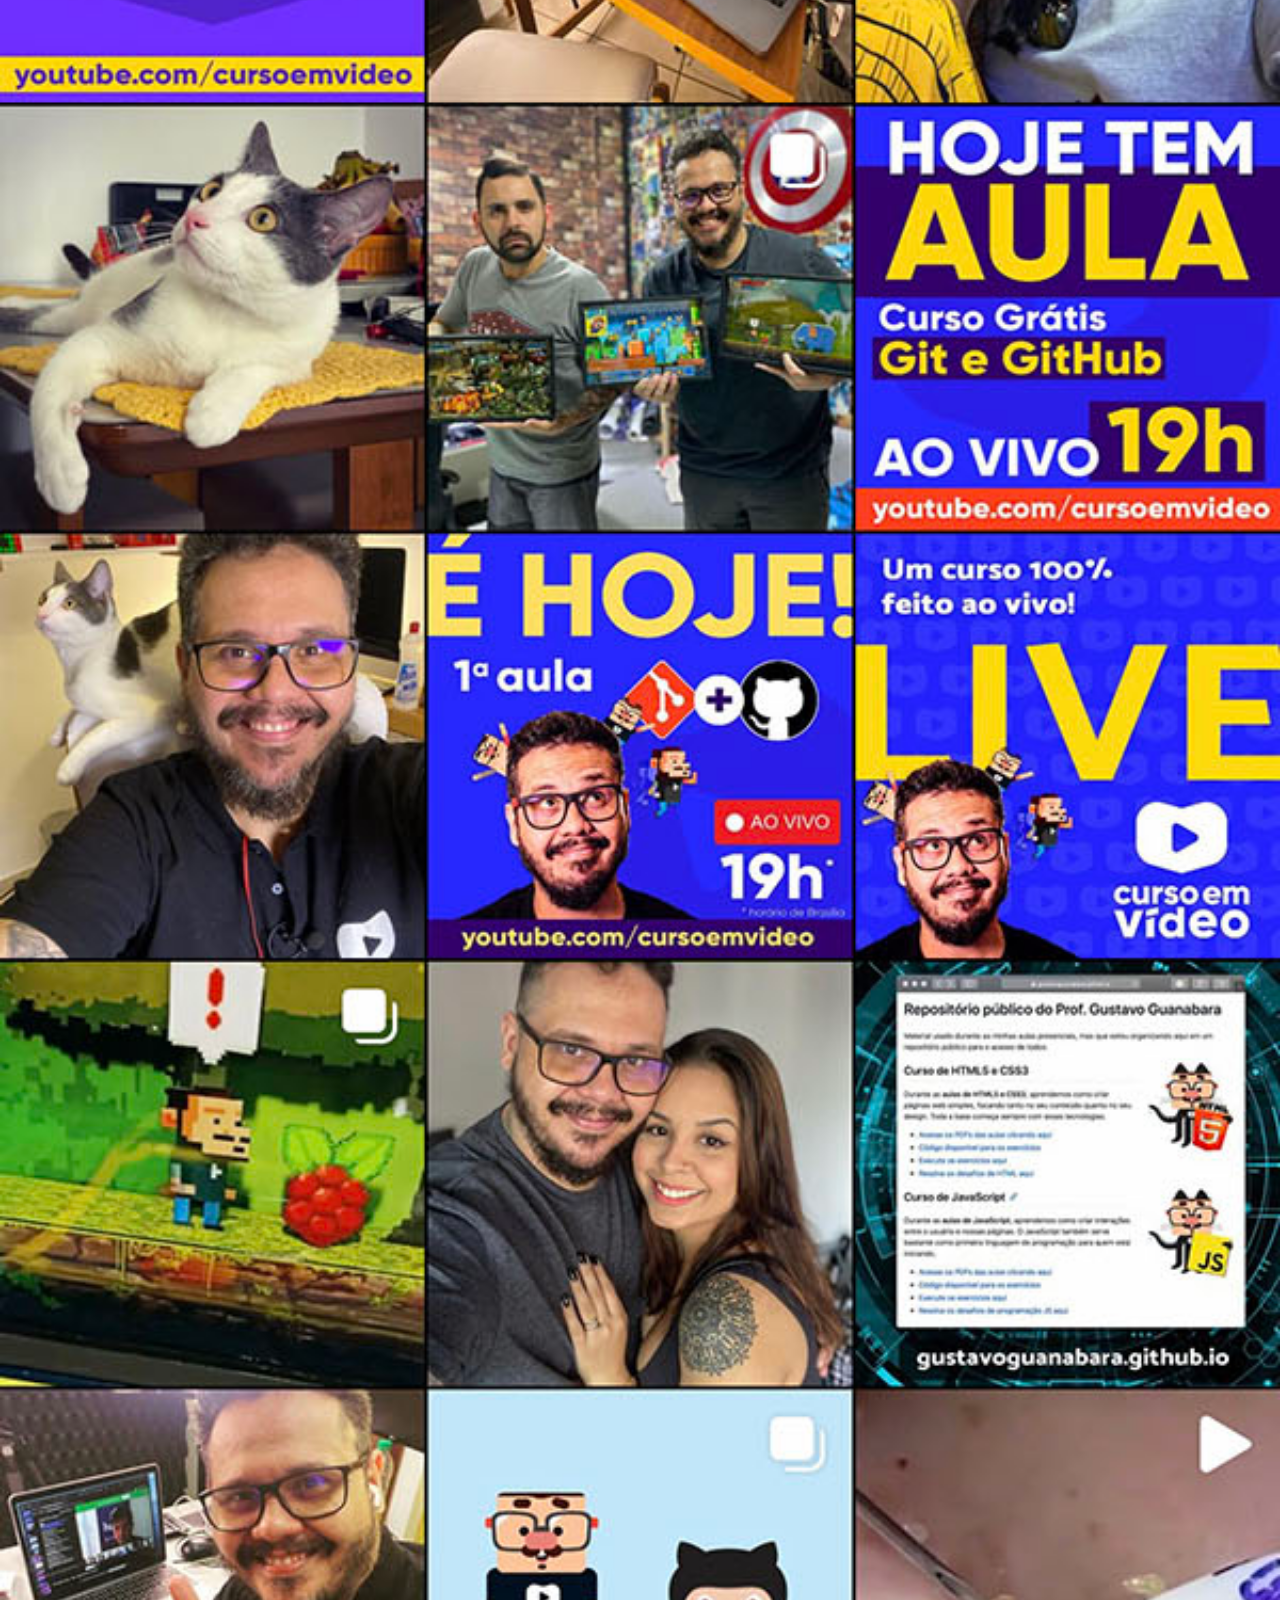
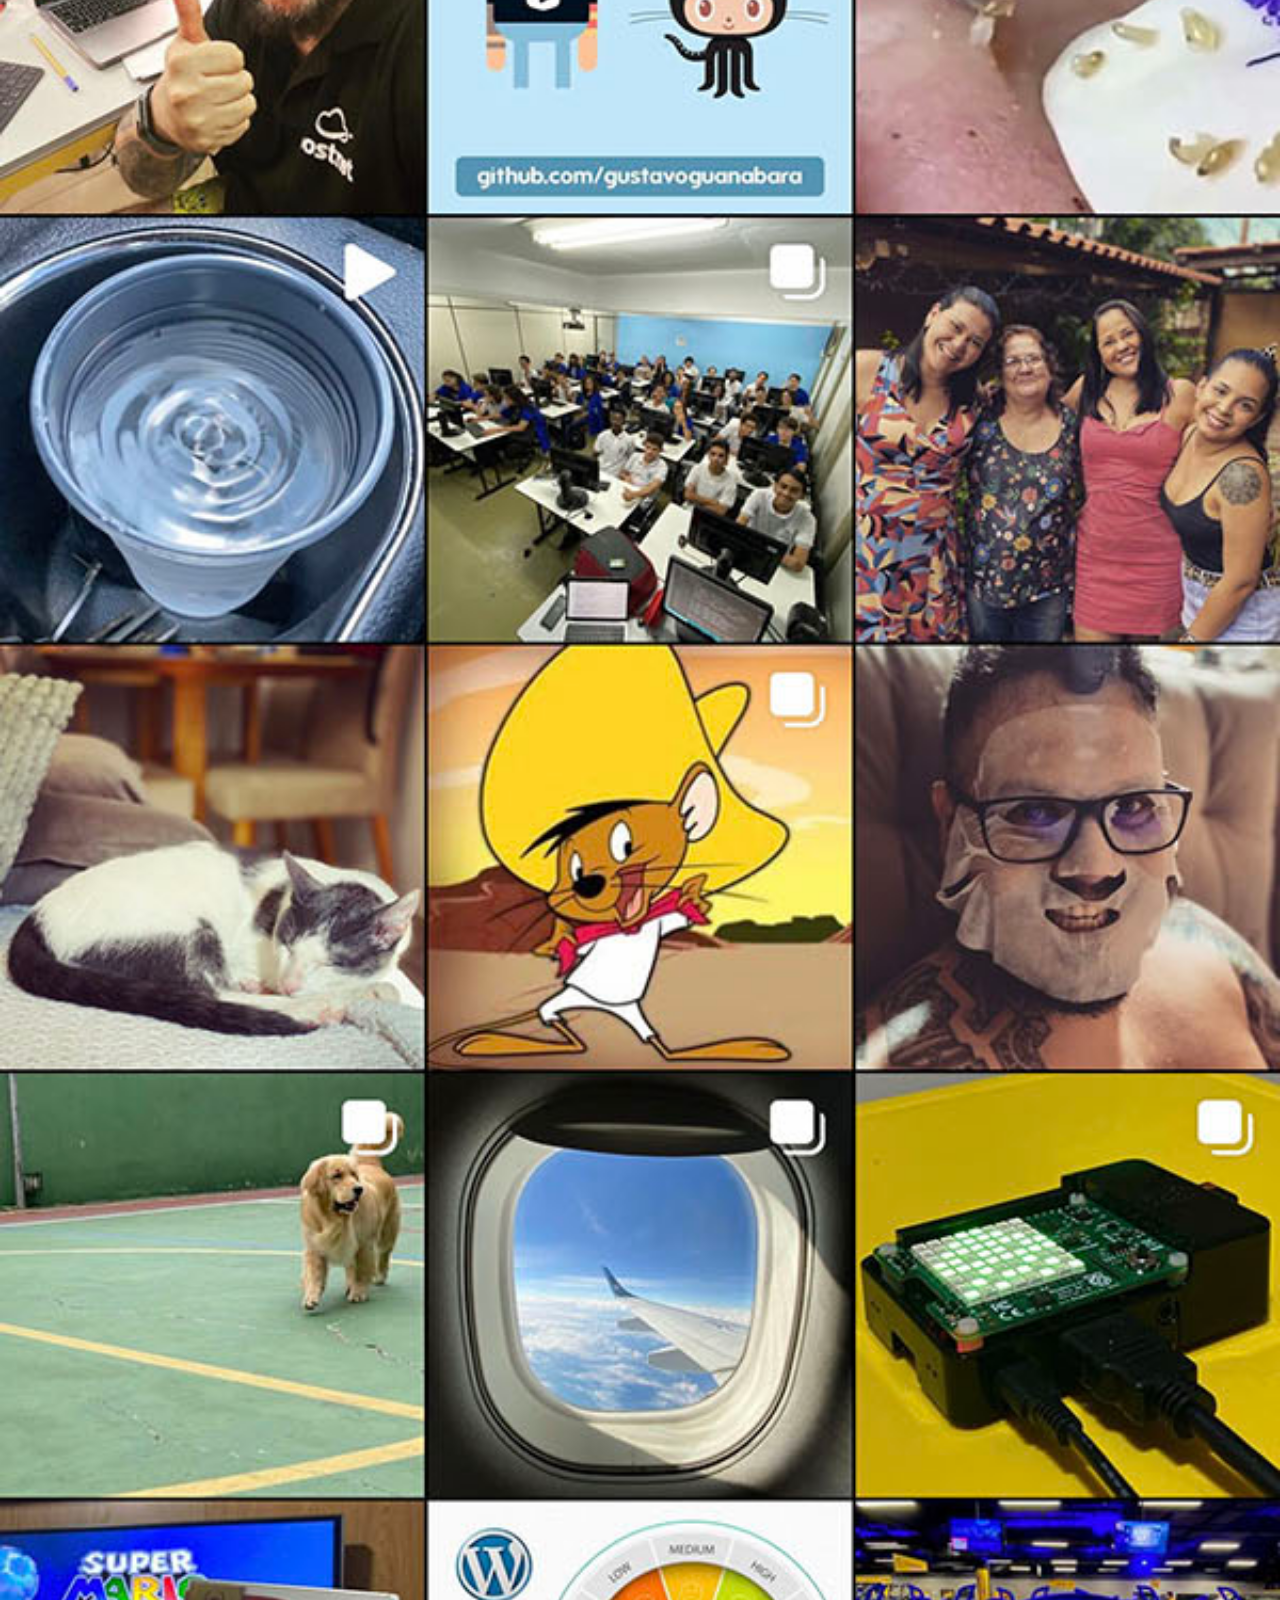
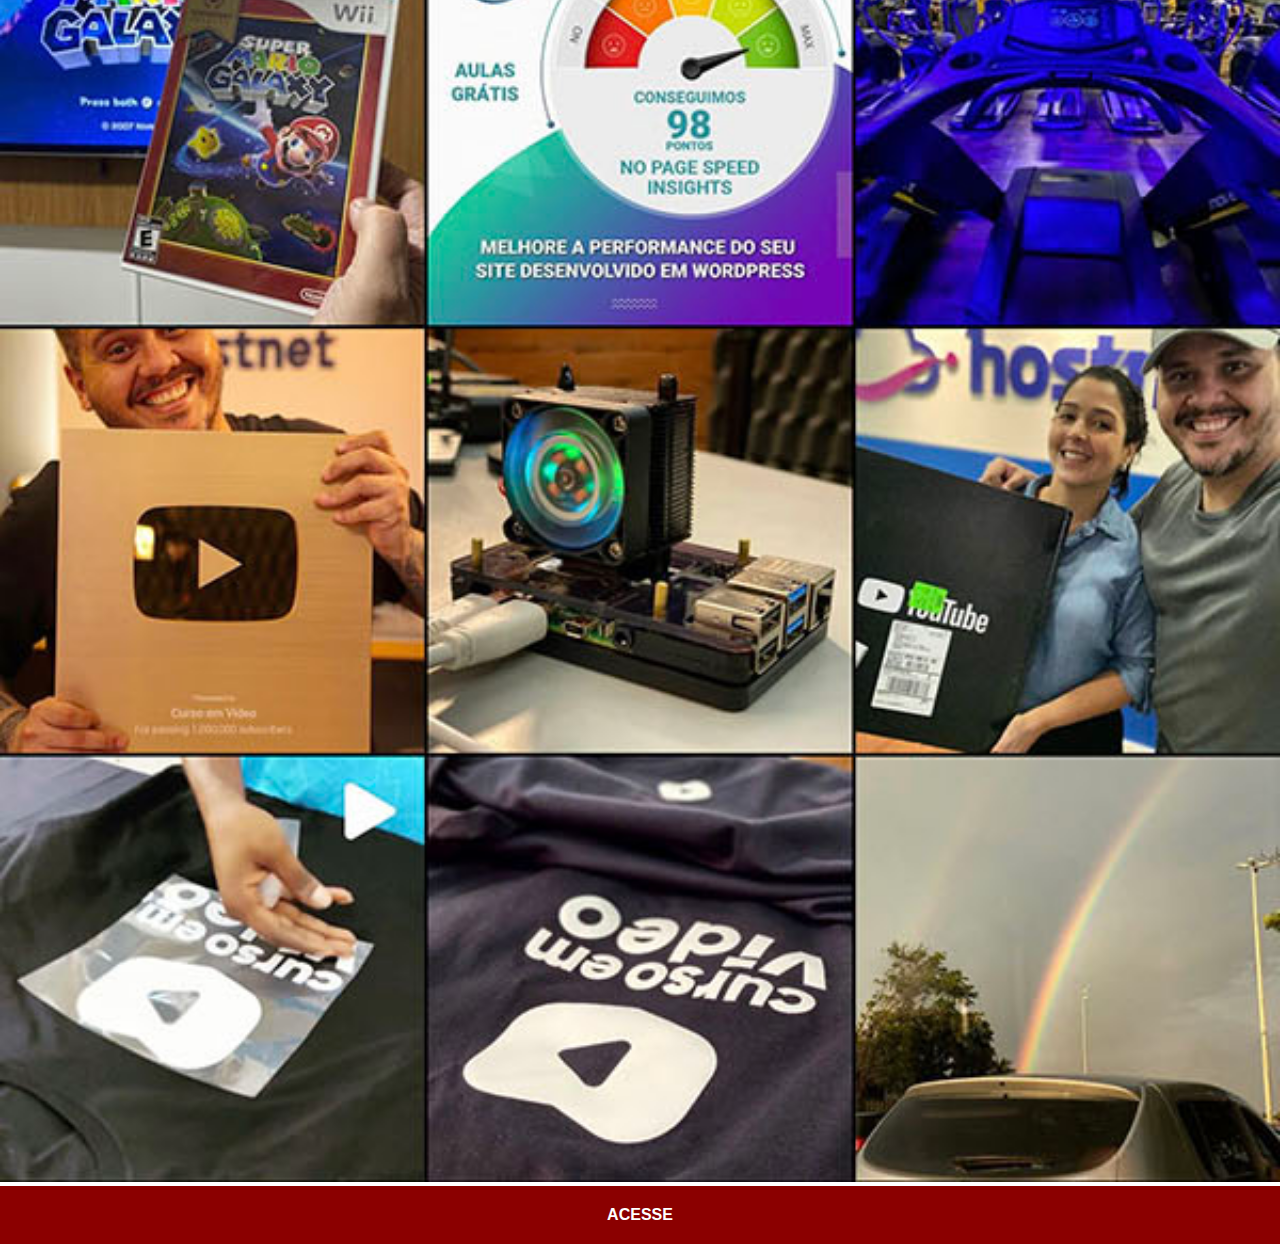
<file: instagram.html>
<!DOCTYPE html>
<html lang="pt-br">
<head>
  <meta charset="UTF-8">
  <meta http-equiv="X-UA-Compatible" content="IE=edge">
  <meta name="viewport" content="width=device-width, initial-scale=1.0">
  <link rel="stylesheet" href="estilos/social.css">
  <title>Instagram</title>
</head>
<body>
  <img src="imagens/tela-instagram.jpg" alt="YouTube">
  <a href="https://www.instagram.com/mateusguida/" target="_blank">ACESSE</a>
</body>
</html>
</file>
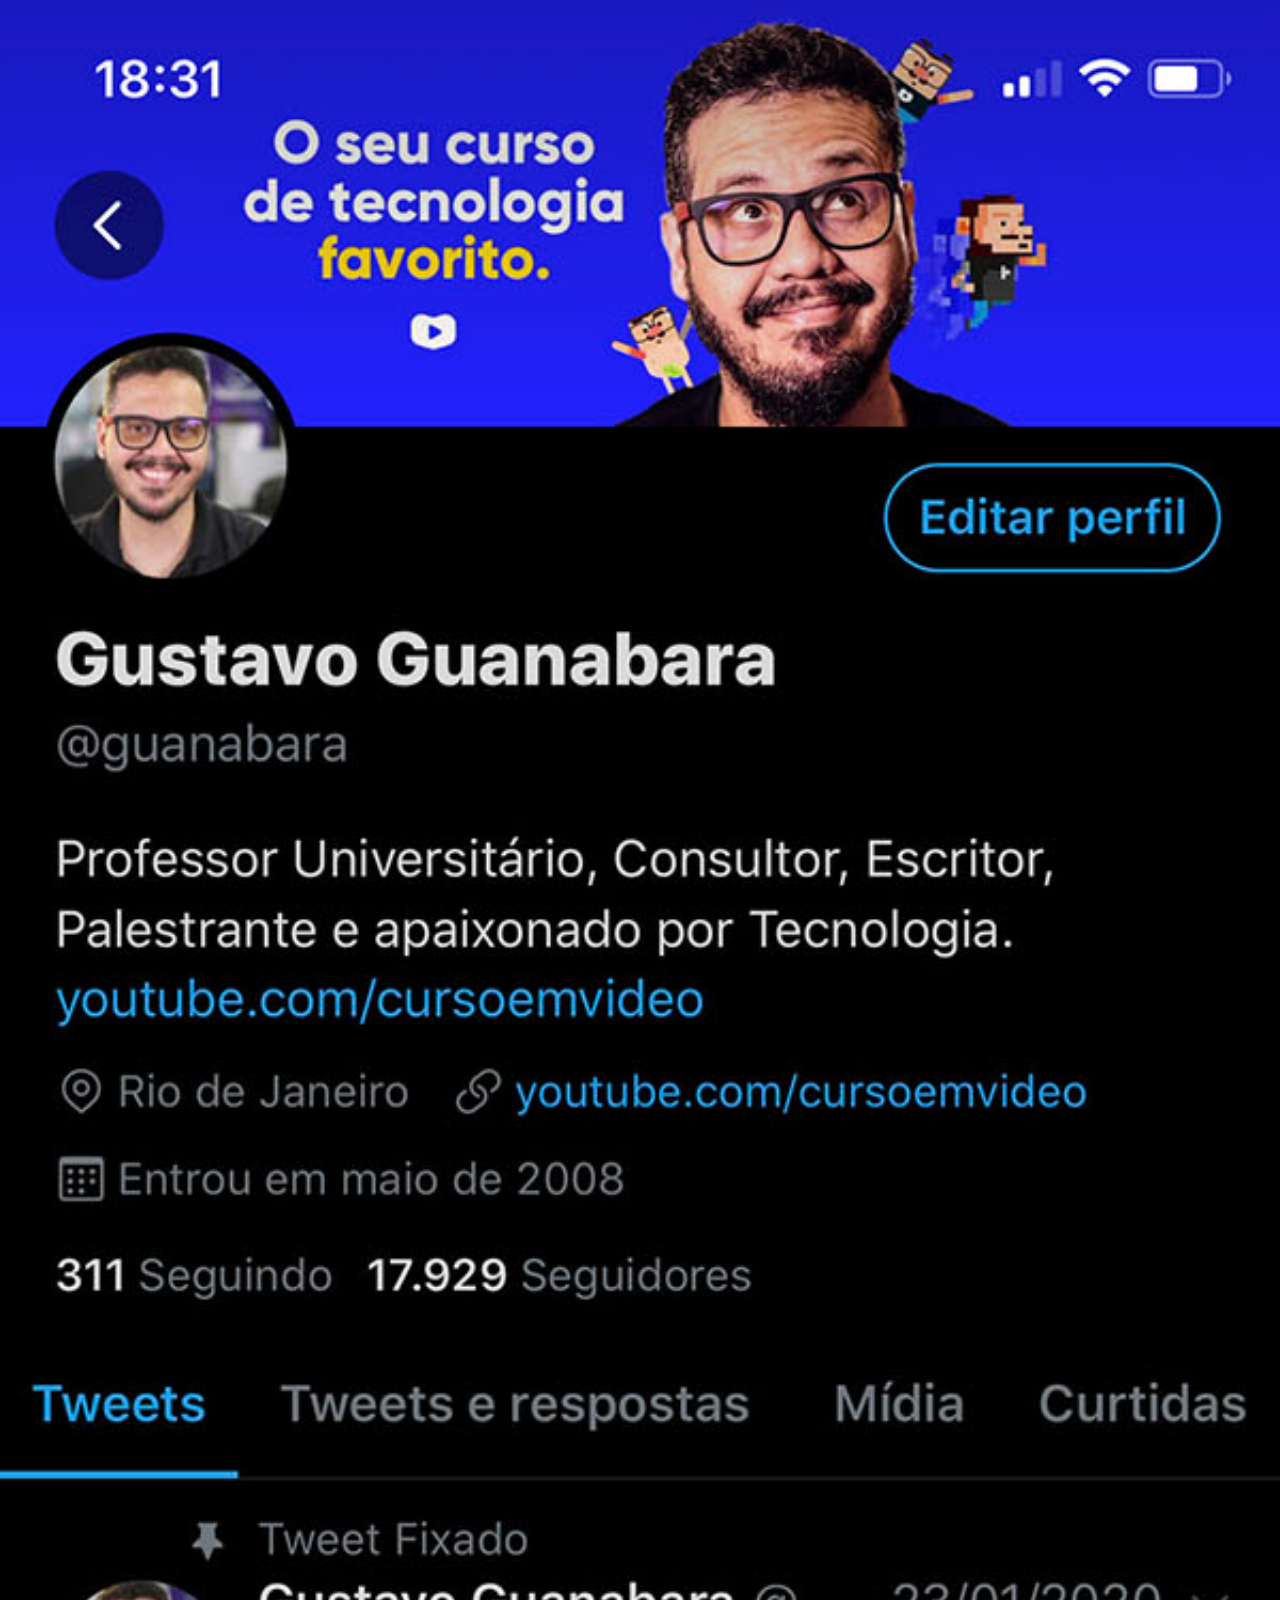
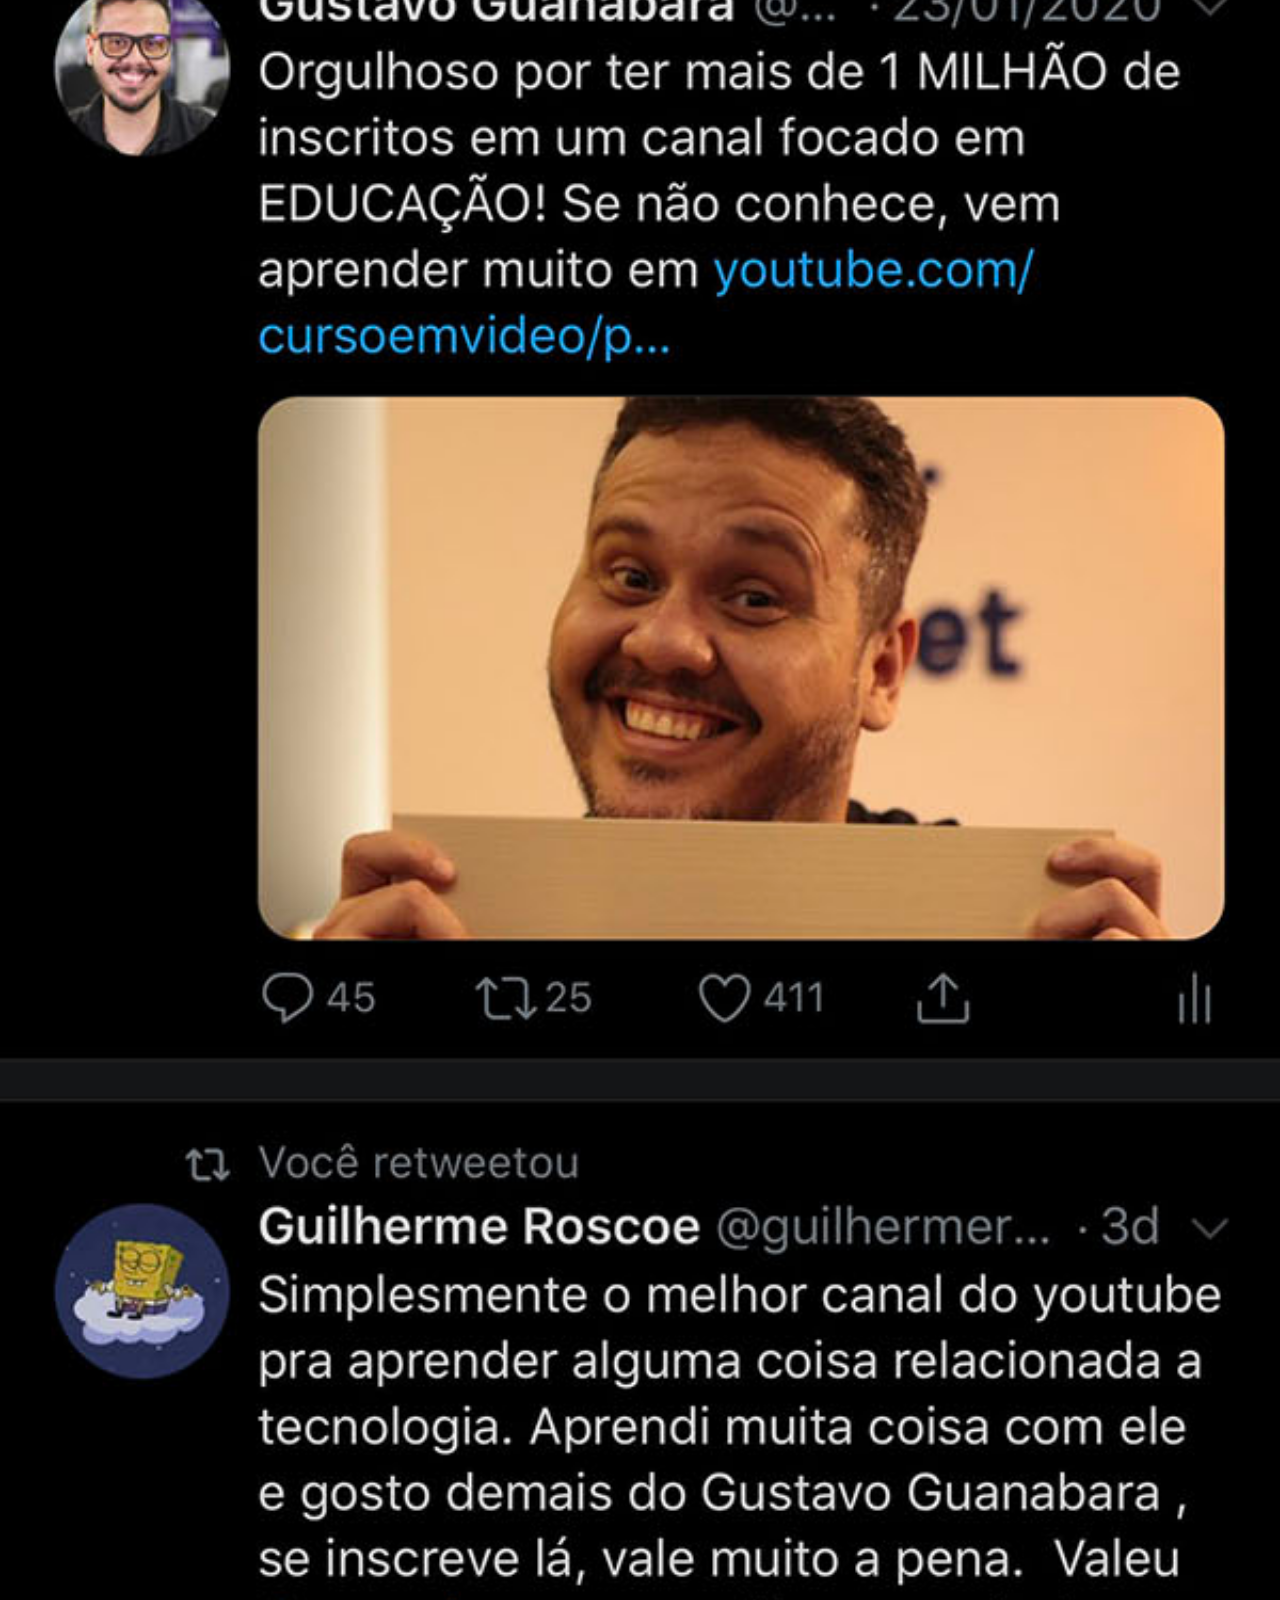
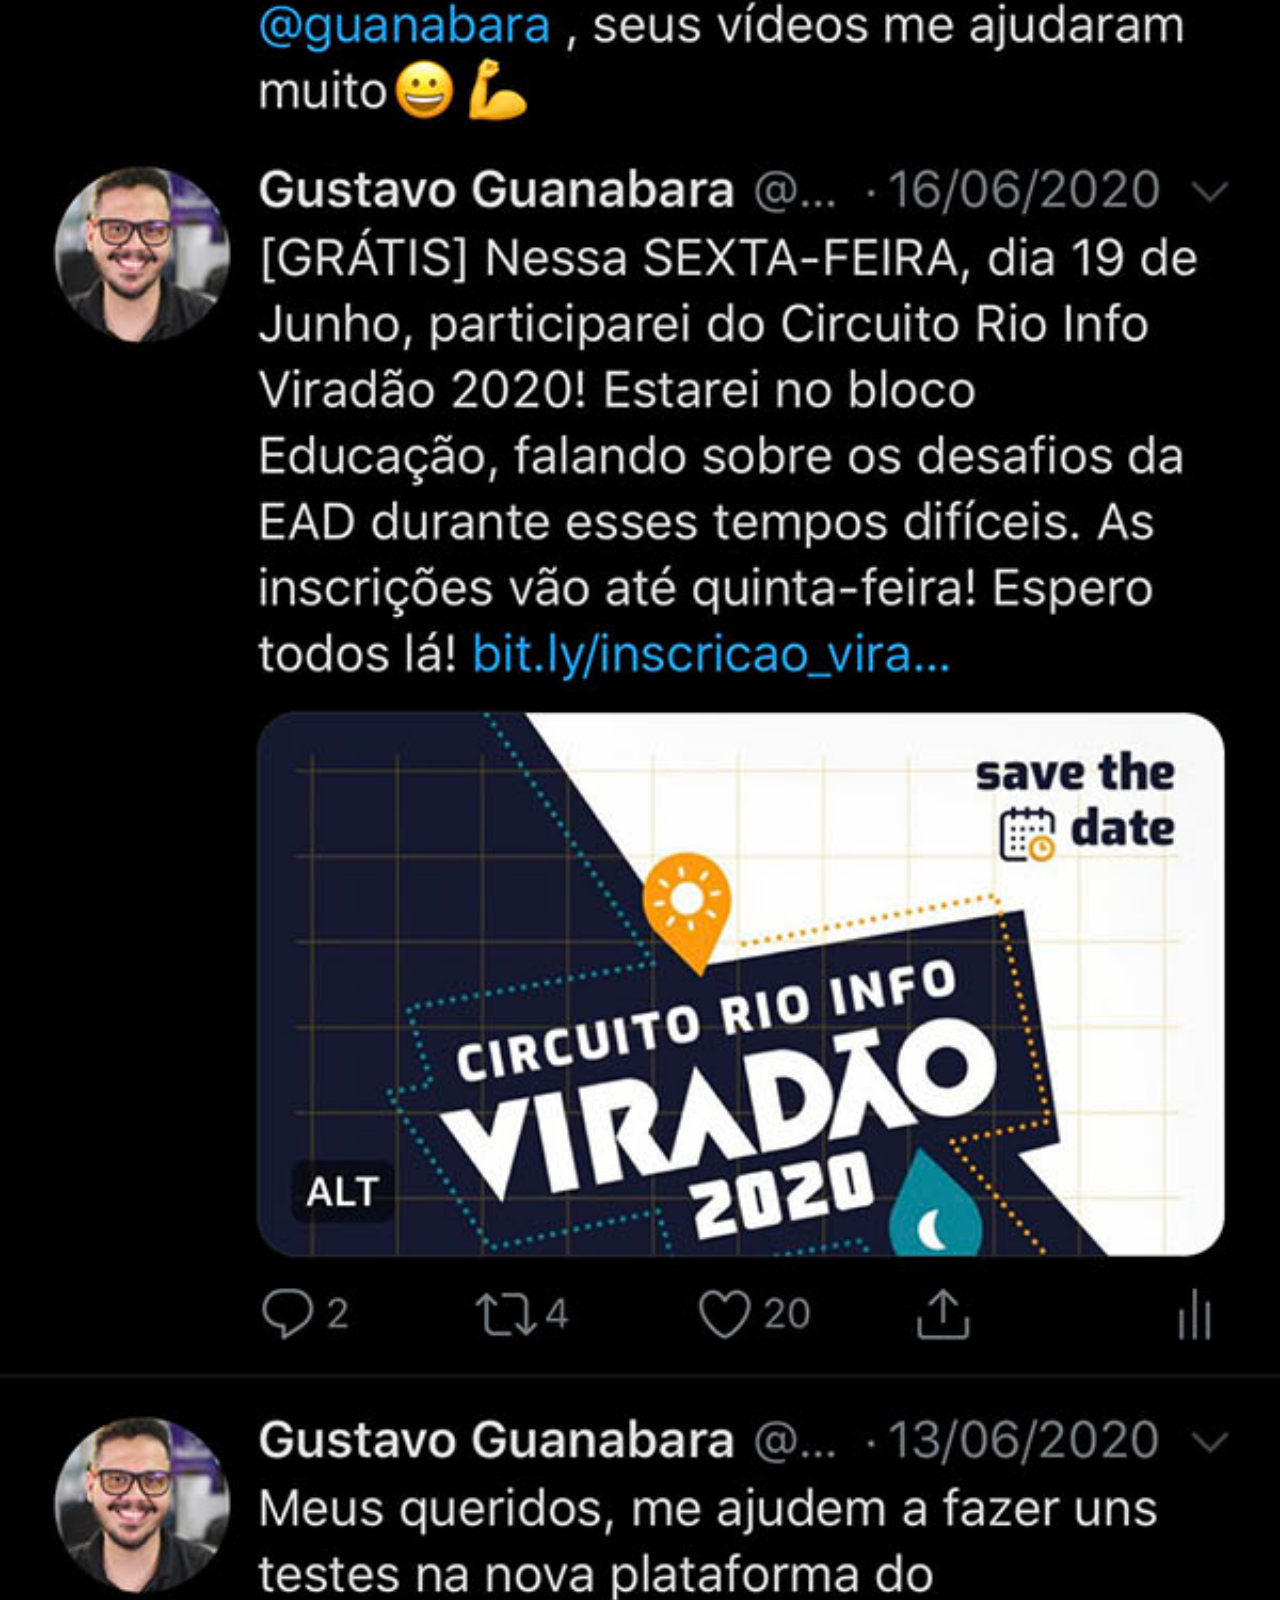
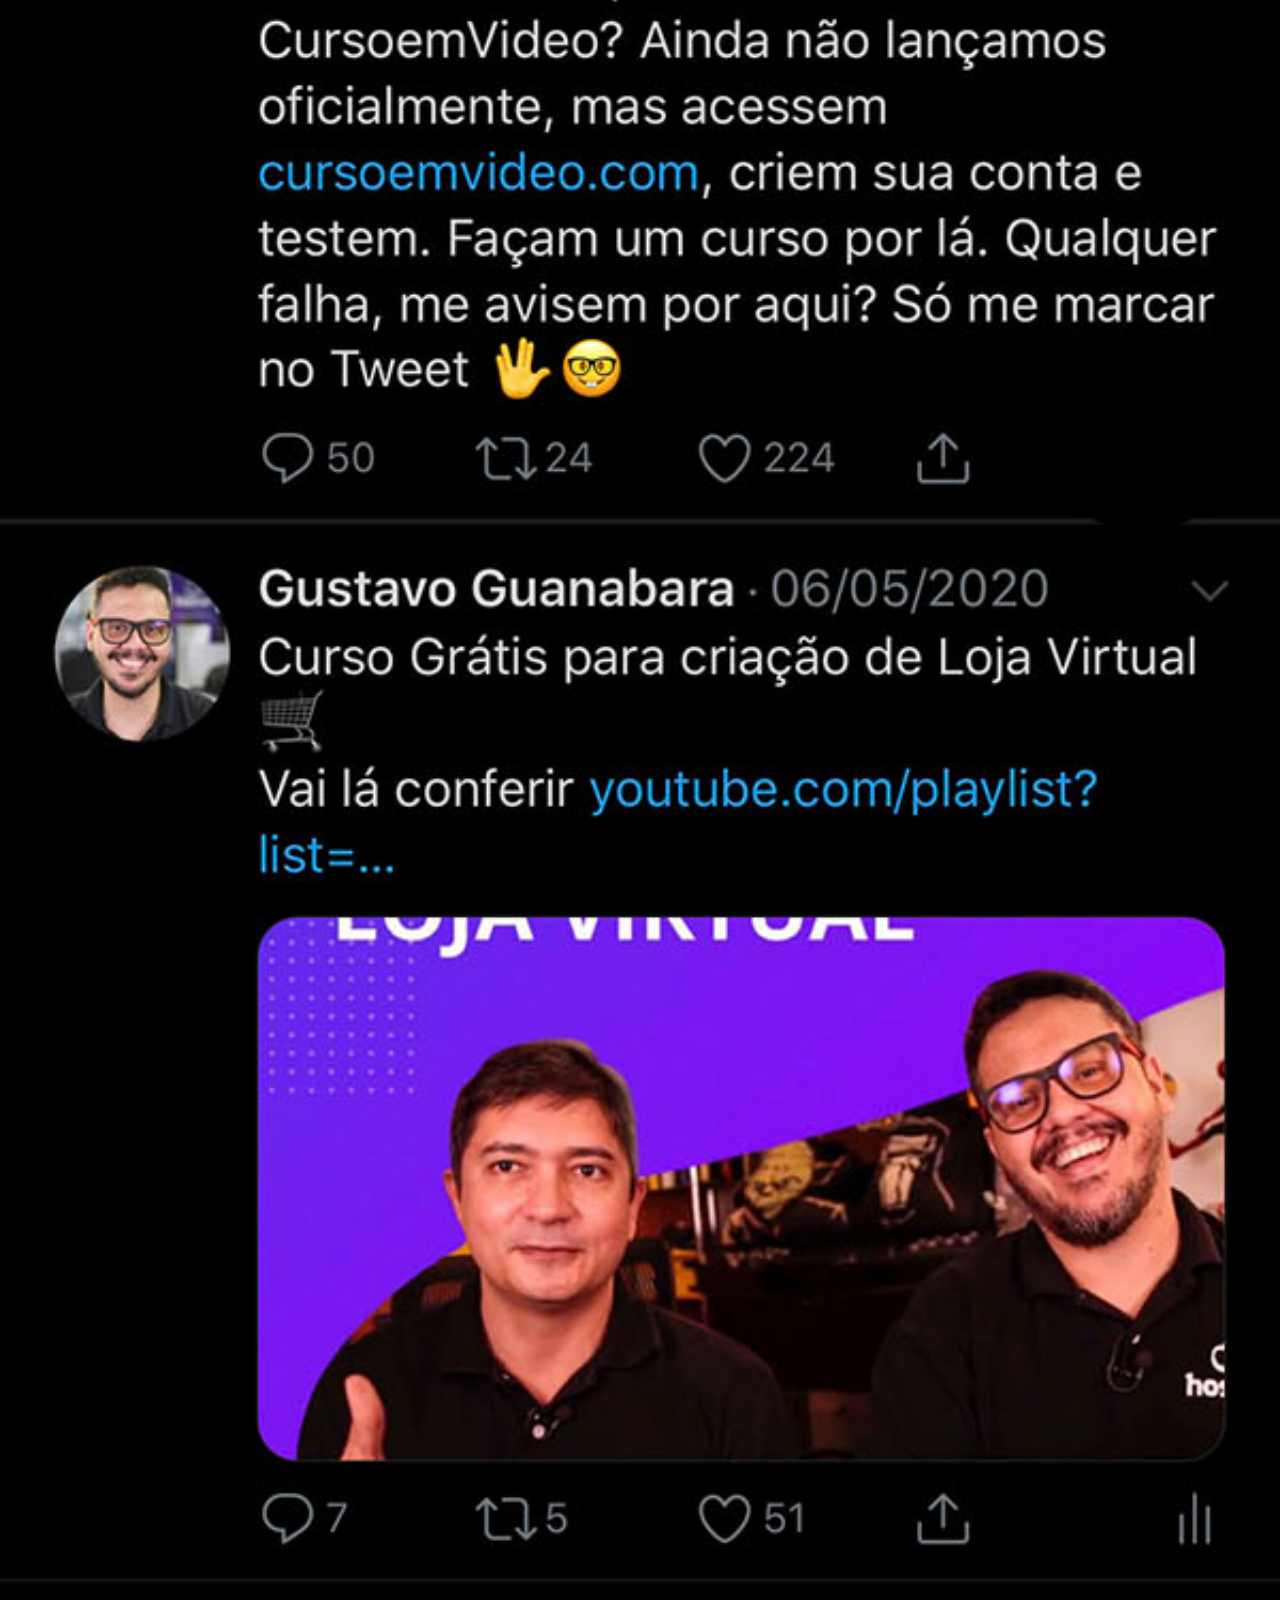
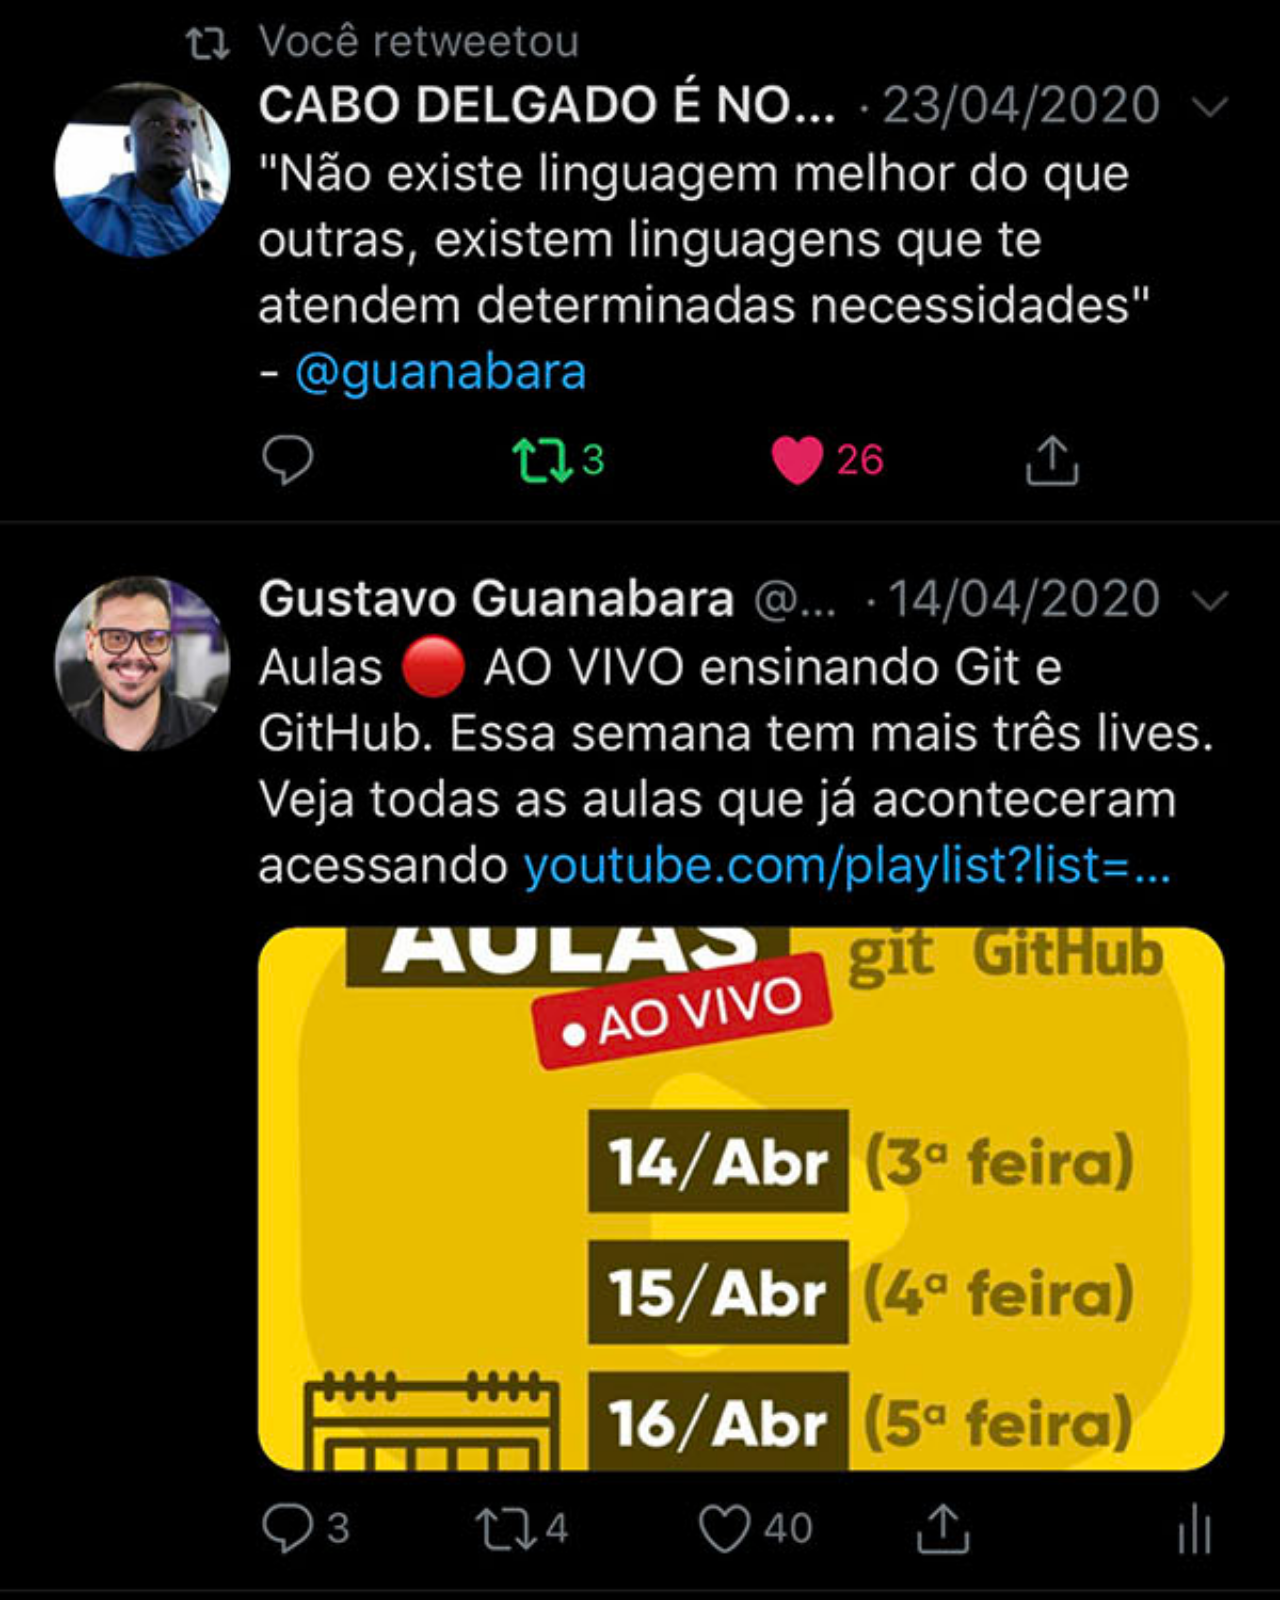
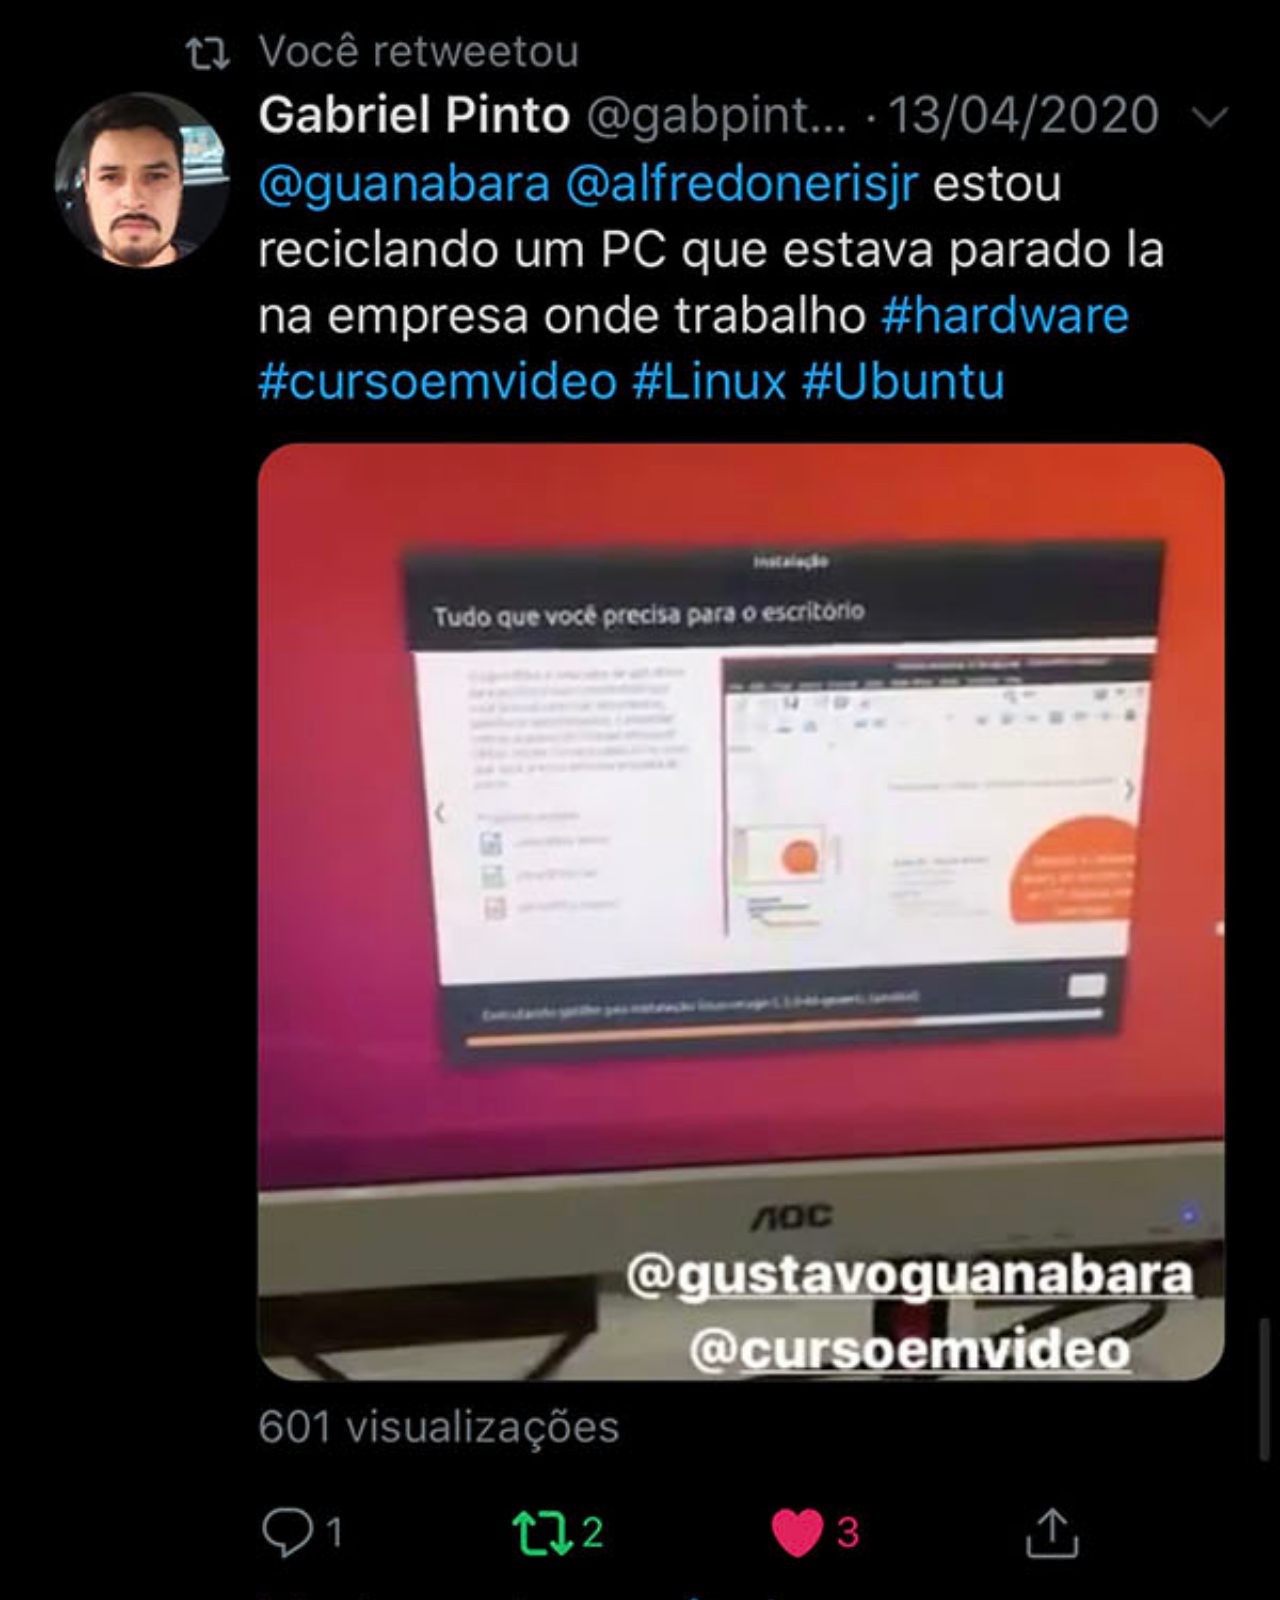
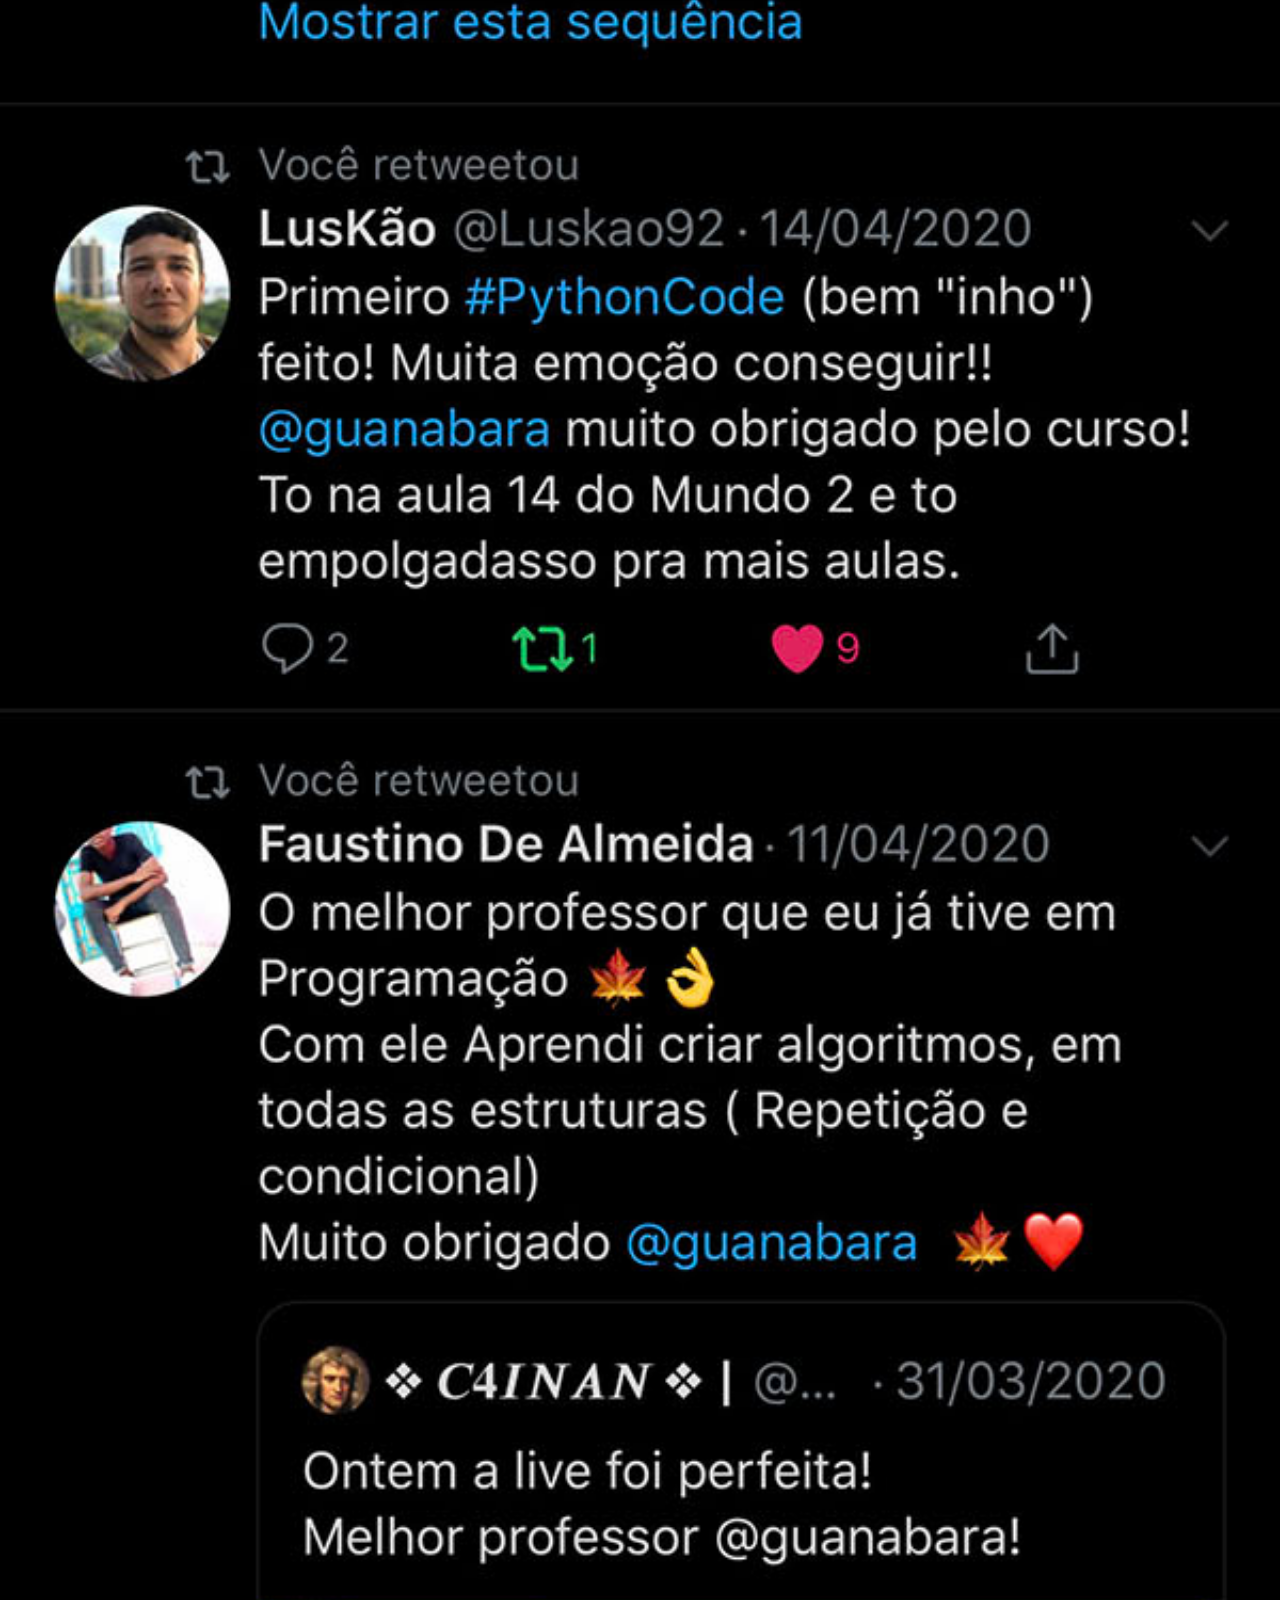
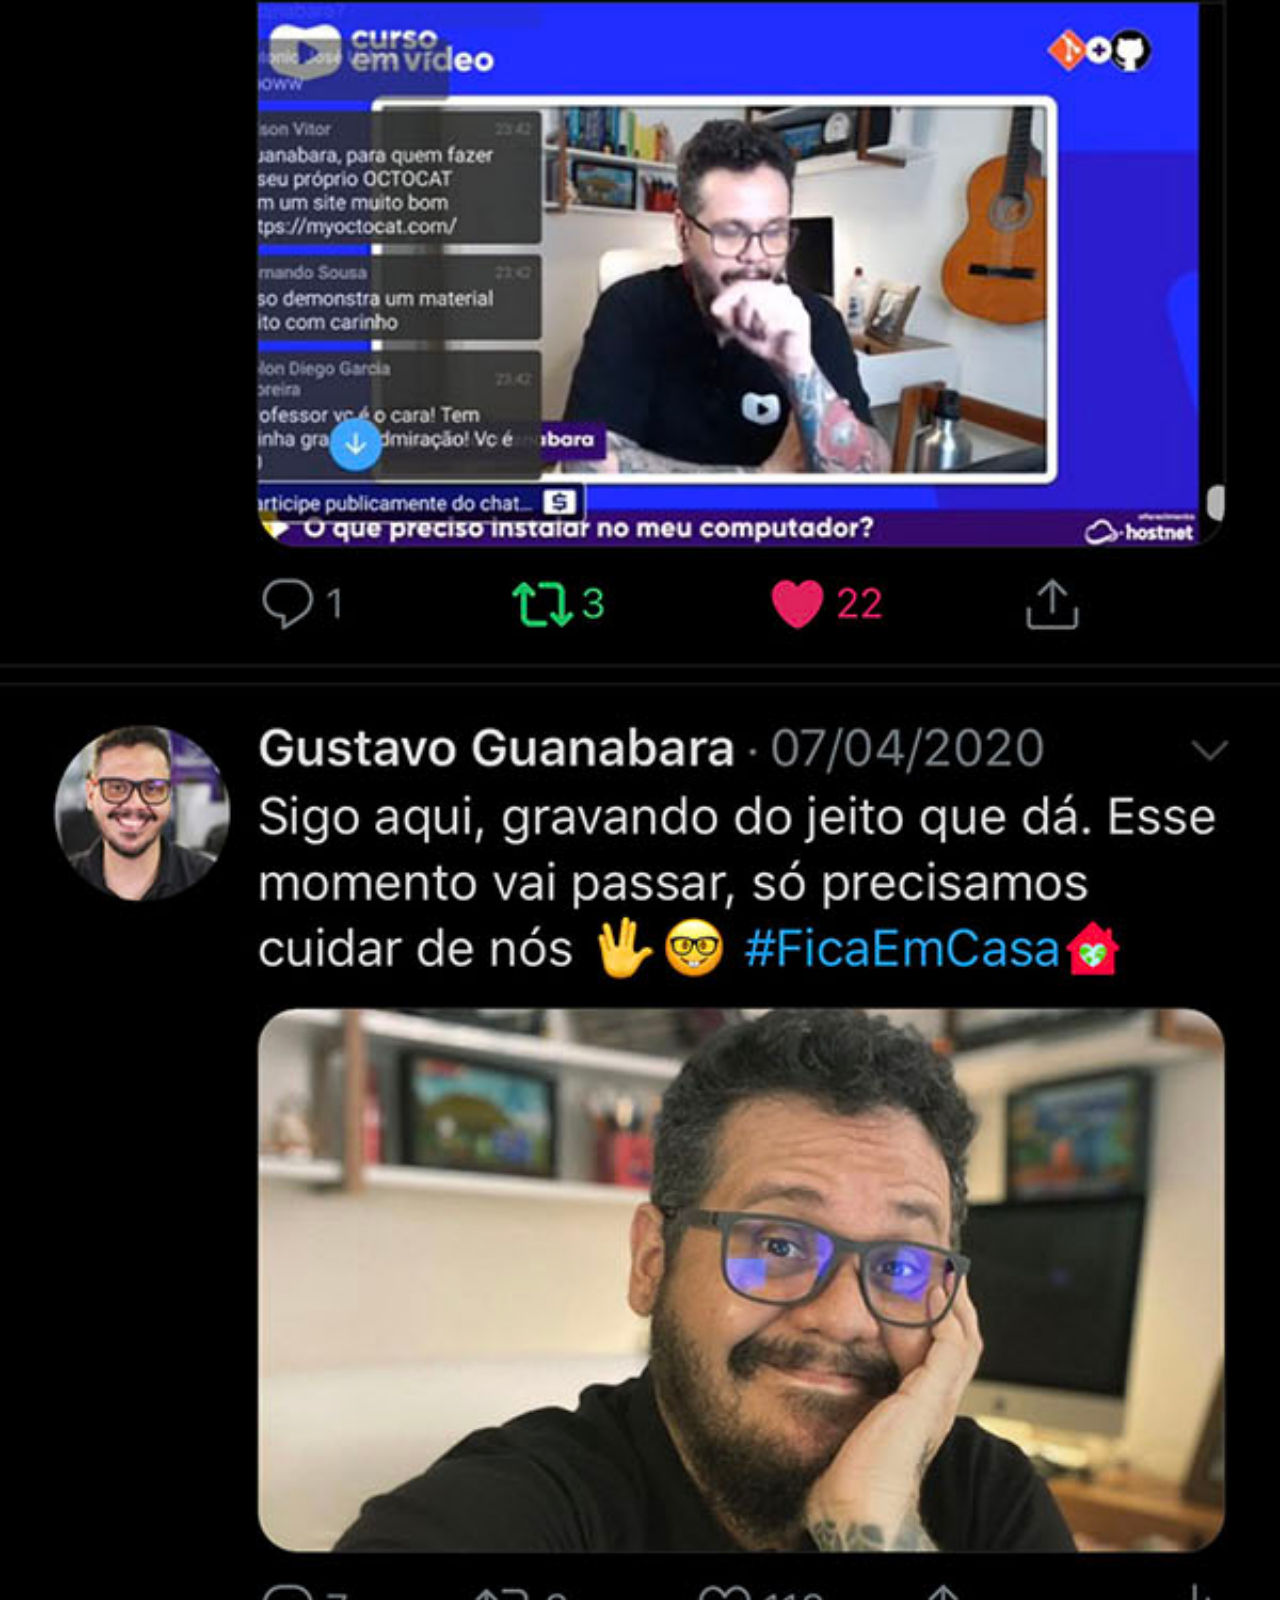
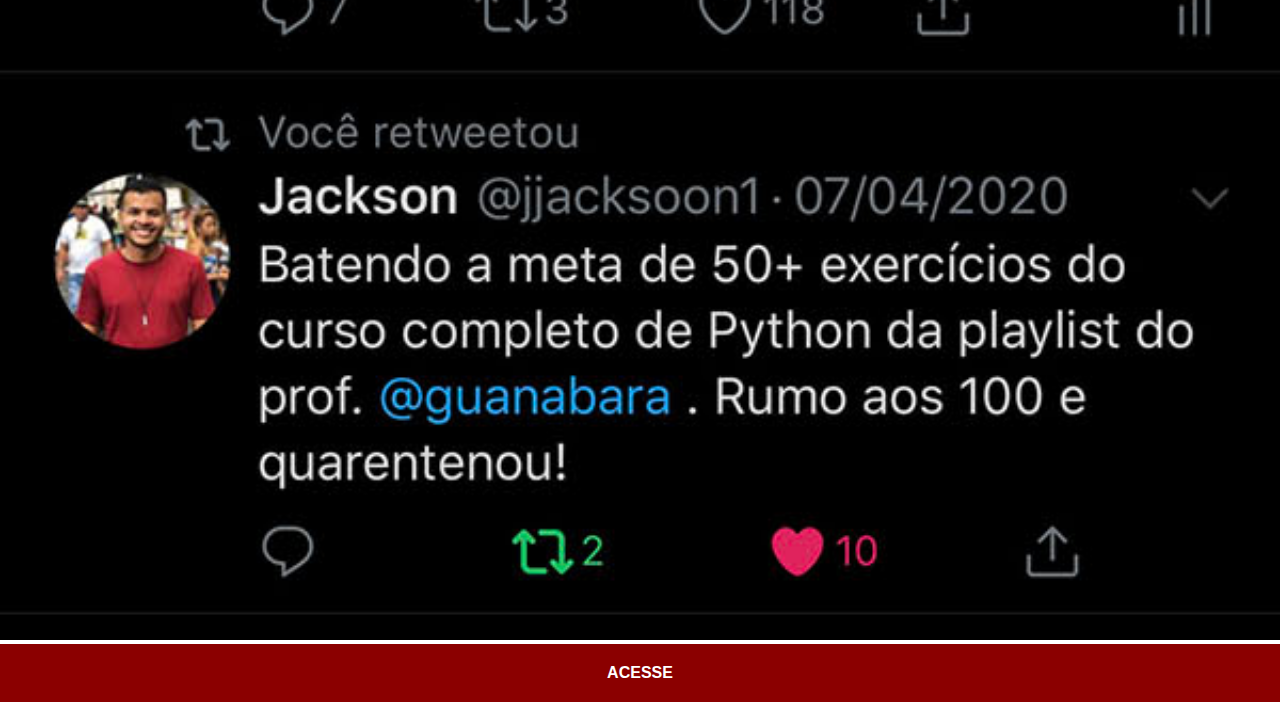
<file: twitter.html>
<!DOCTYPE html>
<html lang="pt-br">
<head>
  <meta charset="UTF-8">
  <meta http-equiv="X-UA-Compatible" content="IE=edge">
  <meta name="viewport" content="width=device-width, initial-scale=1.0">
  <link rel="stylesheet" href="estilos/social.css">
  <title>Twitter</title>
</head>
<body>
  <img src="imagens/tela-twitter.jpg" alt="YouTube">
  <a href="https://twitter.com/mateusguida" target="_blank">ACESSE</a>
</body>
</html>
</file>
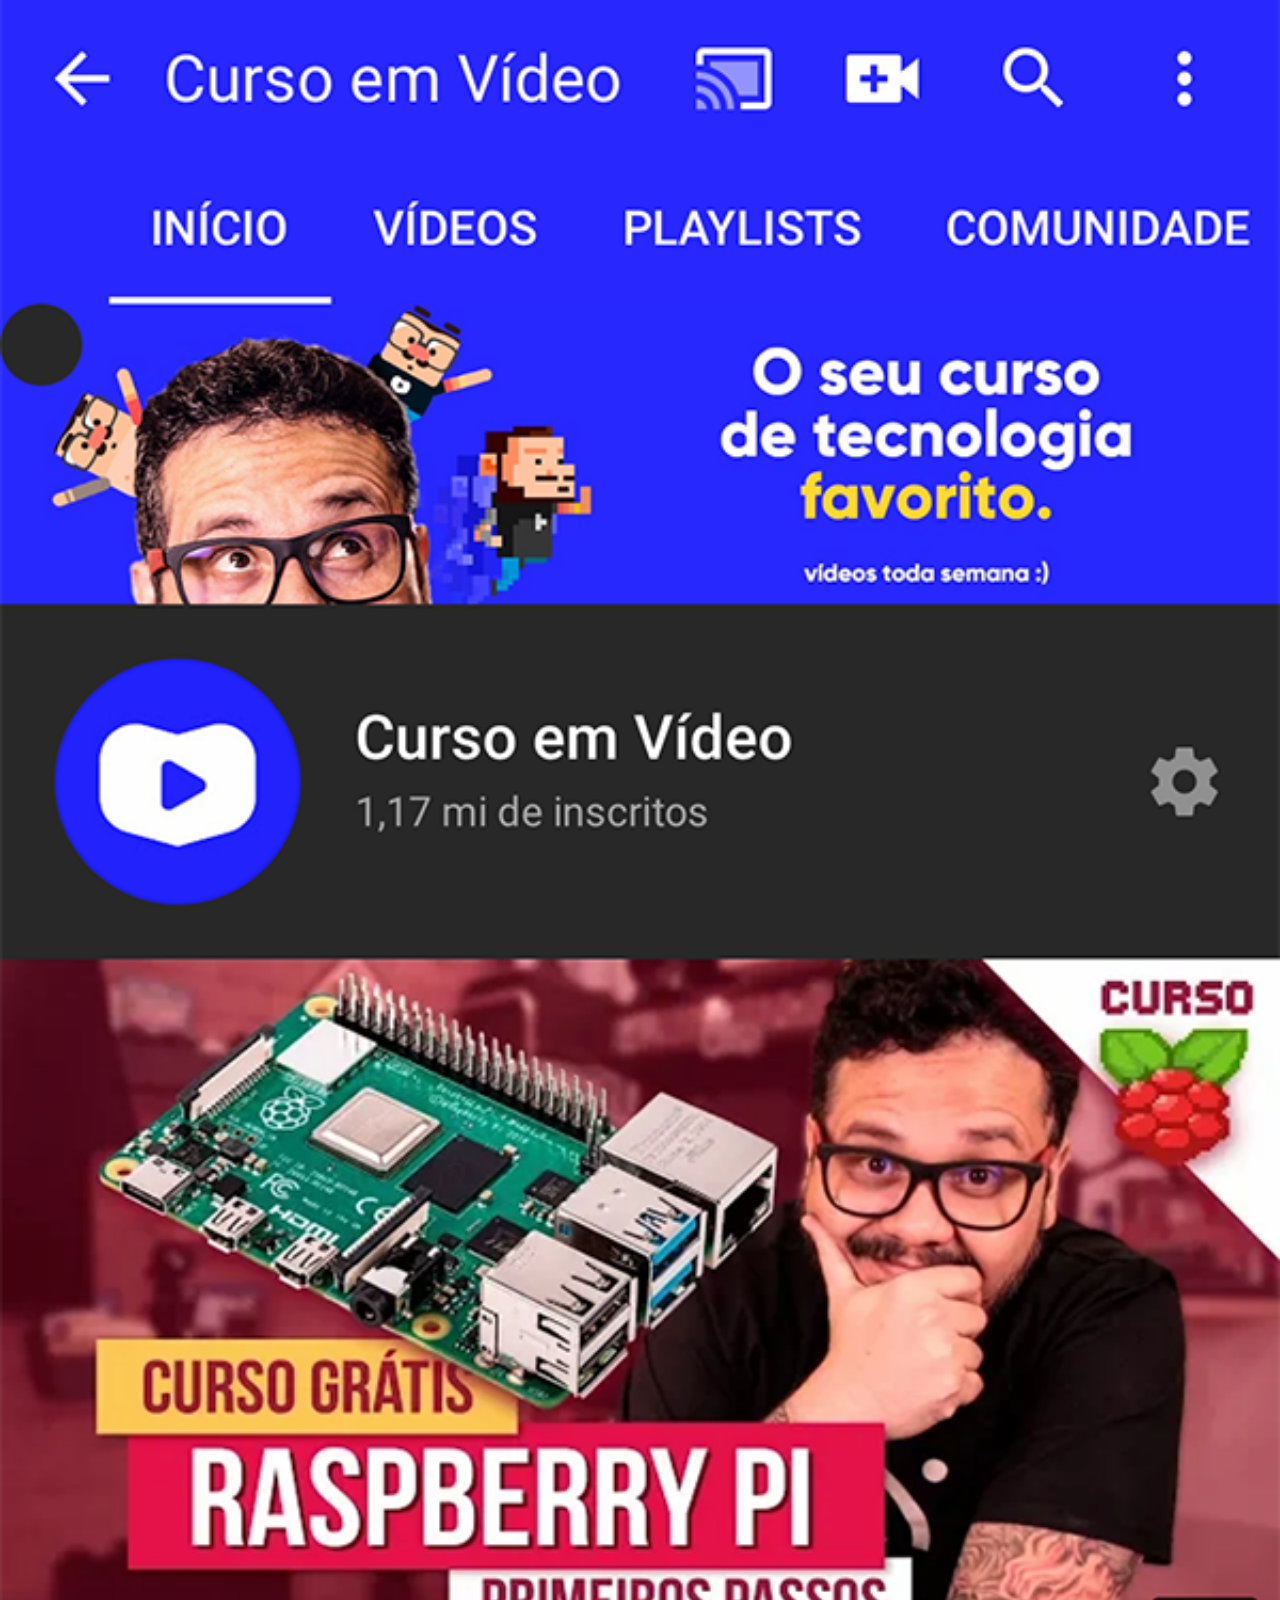
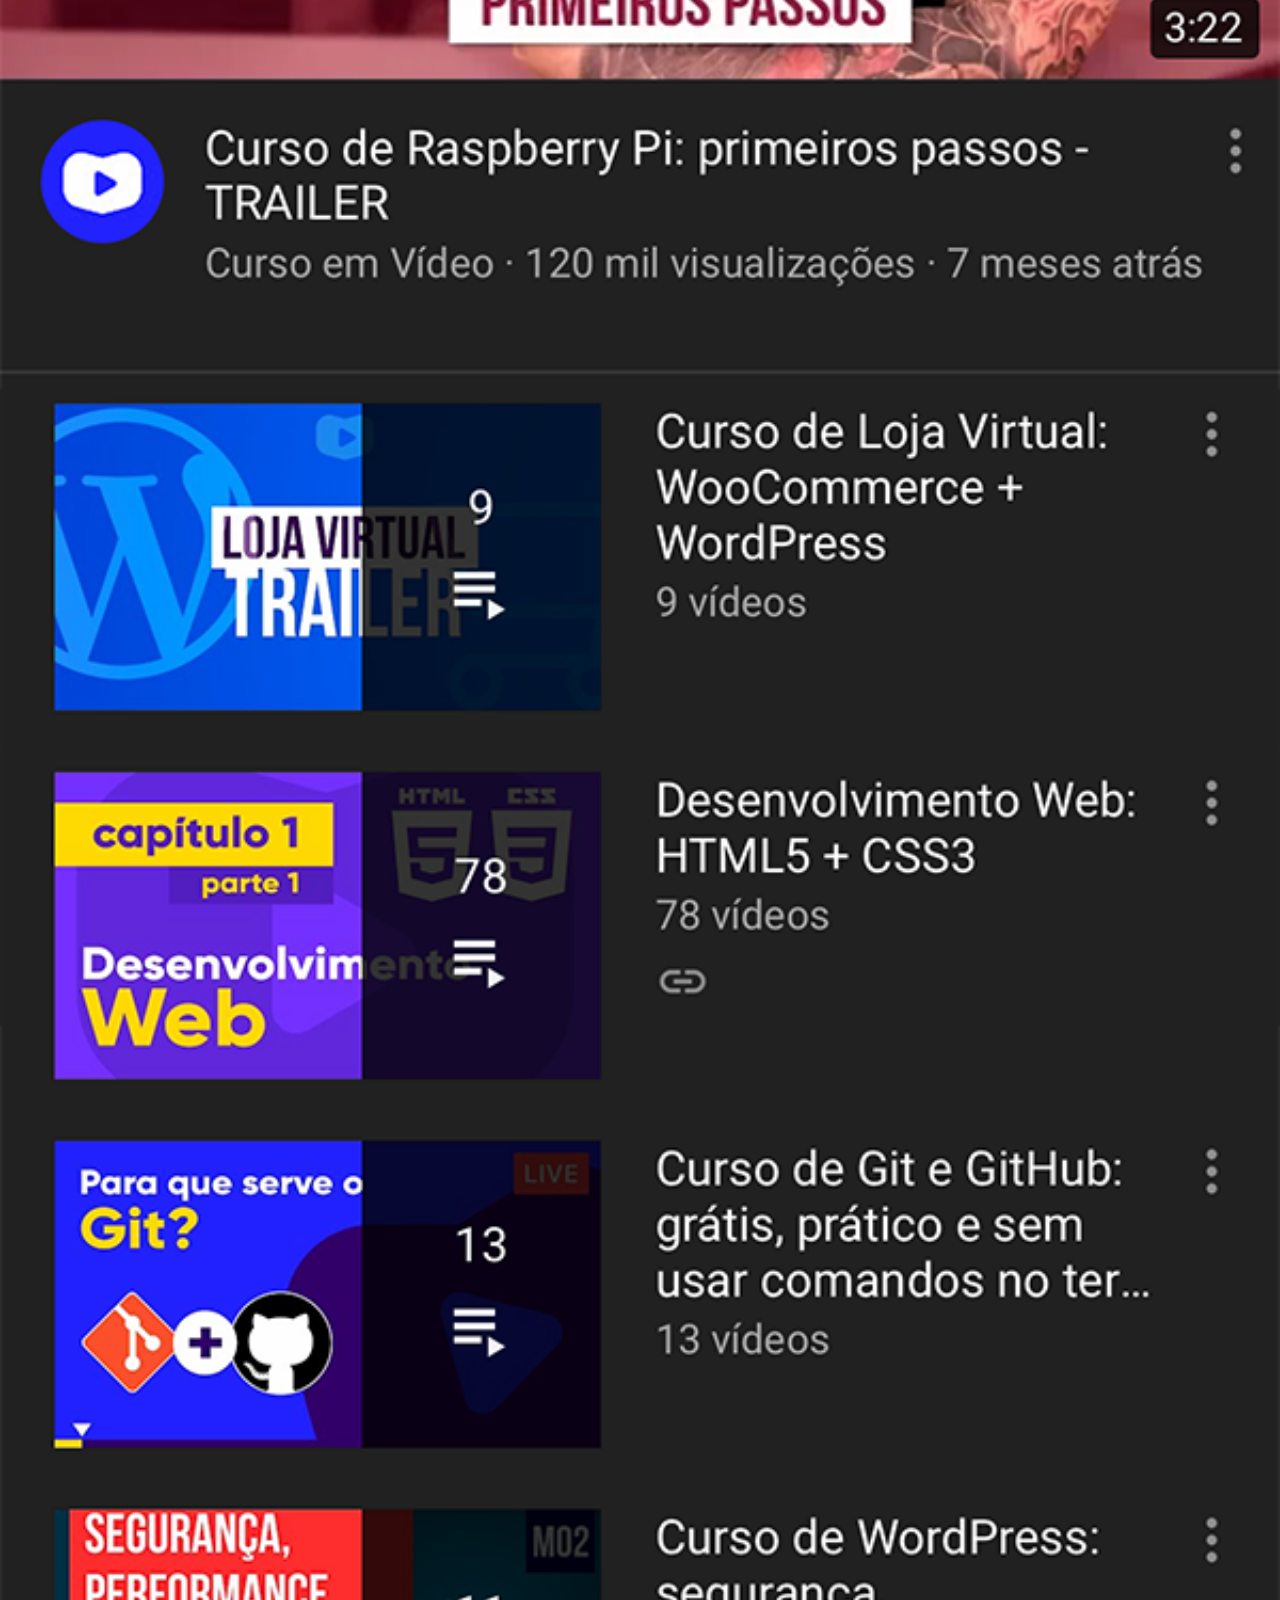
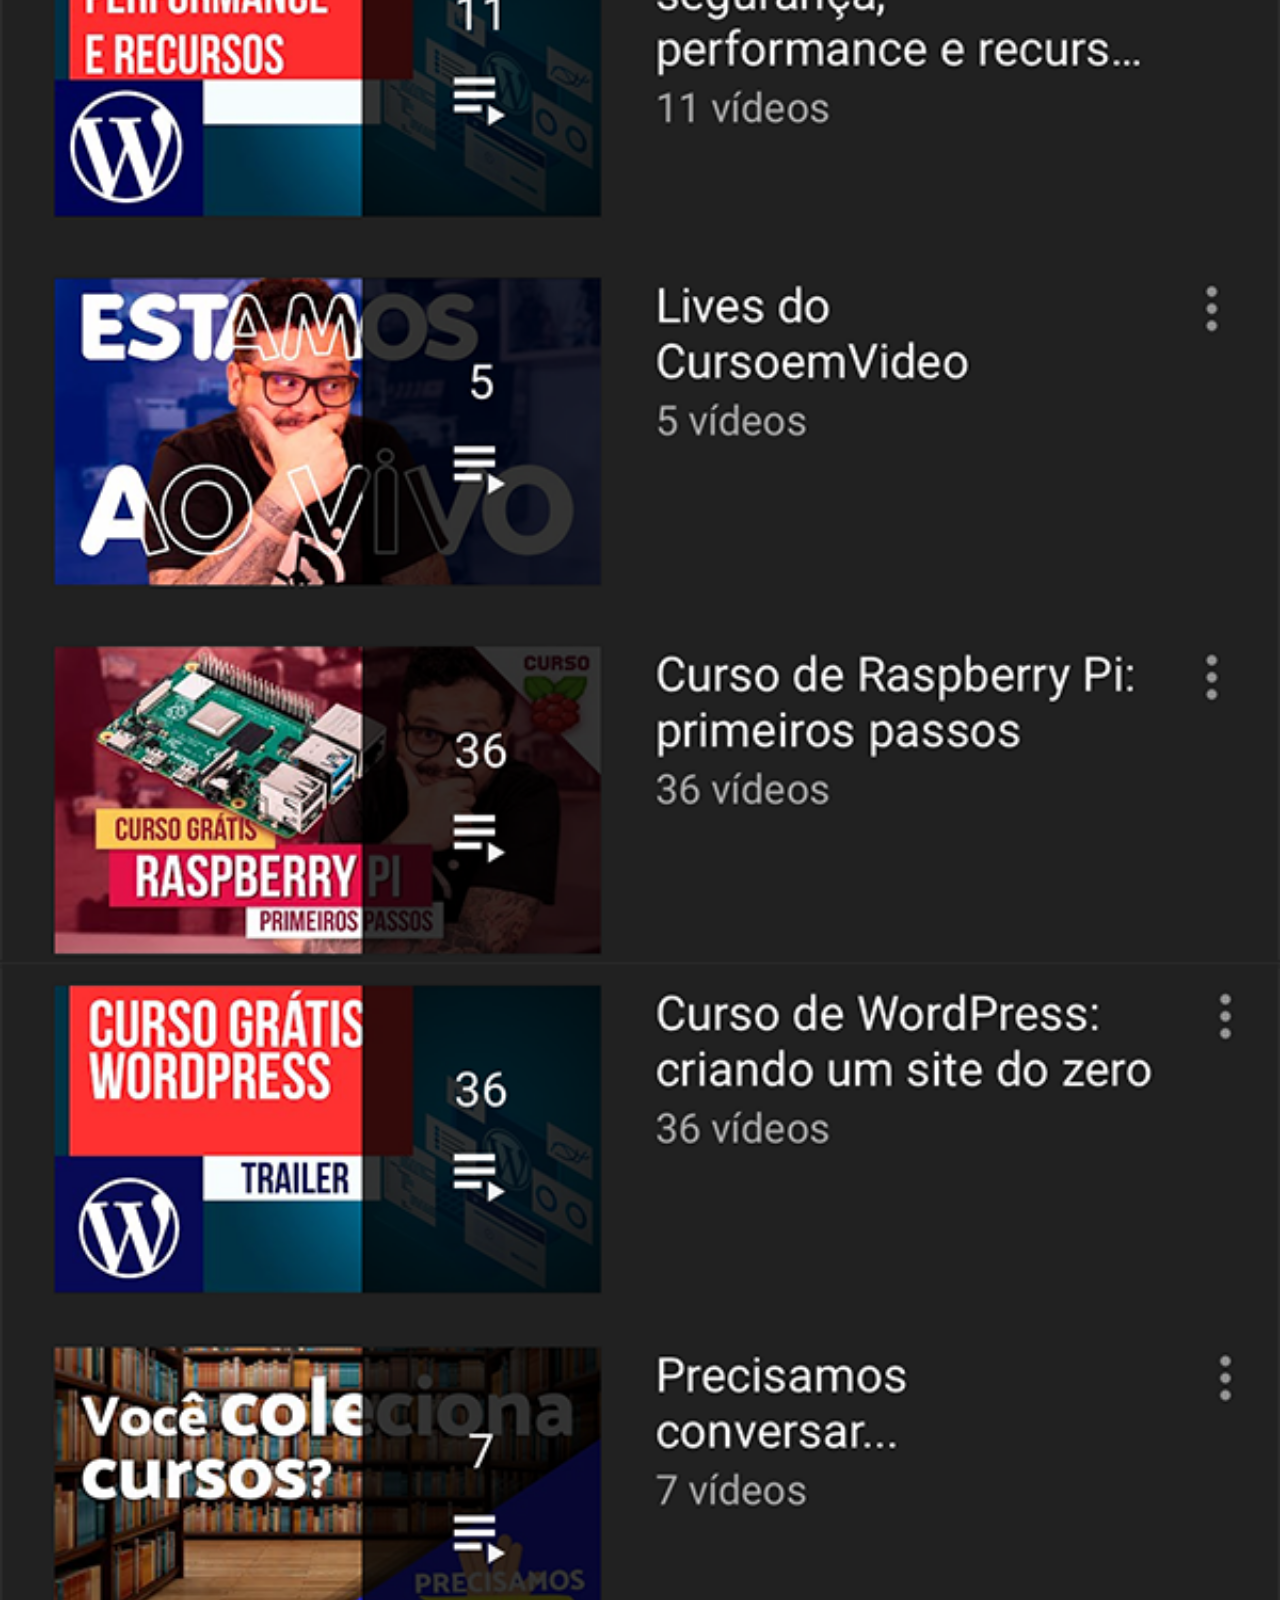
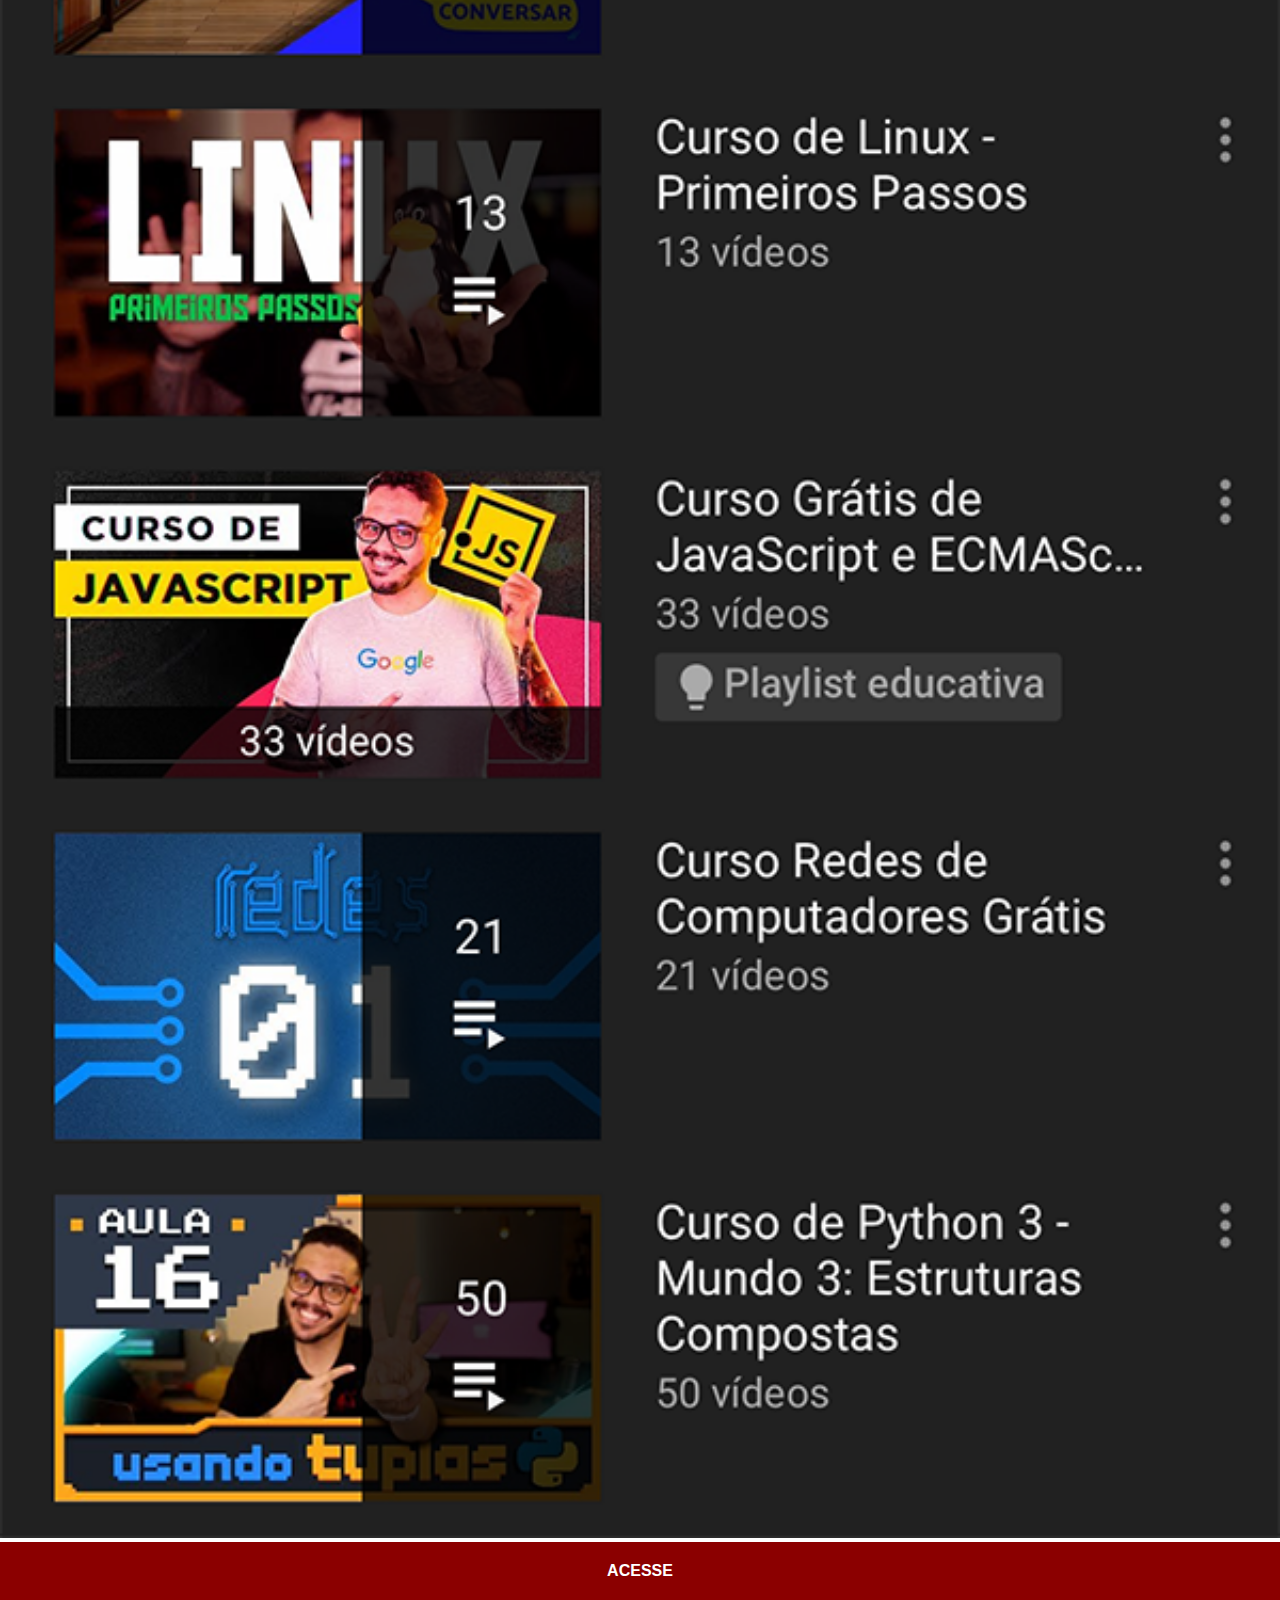
<file: youtube.html>
<!DOCTYPE html>
<html lang="pt-br">
<head>
  <meta charset="UTF-8">
  <meta http-equiv="X-UA-Compatible" content="IE=edge">
  <meta name="viewport" content="width=device-width, initial-scale=1.0">
  <link rel="stylesheet" href="estilos/social.css">
  <title>YouTube</title>
</head>
<body>
  <img src="imagens/tela-youtube.png" alt="YouTube">
  <a href="https://www.youtube.com/user/MateusGuida" target="_blank">ACESSE</a>
</body>
</html>
</file>
<file: estilos/style.css>
@charset "UTF-8";

* {
  margin: 0px;
  padding: 0px;
  font-family: Arial, Helvetica, sans-serif;
}

html, body{
  height: 100vh;
  width: 100vw;
  background-color: black;
}

body{
  background: url('../imagens/fundo-madeira.jpg') no-repeat top center;
  background-size: cover;
  background-attachment: fixed;
}

main{
  position: relative;
  height: 100vh;
}

section#telefone{
  position: absolute;
  top: 50%;
  left: 50%;
  transform: translate(-50%,-50%);

  height: 627px;
  width: 311px;
  background: url('../imagens/frame-iphone.png') no-repeat;
}

iframe#tela{
  position: relative;
  top: 80px;
  left: 22px;
  width: 267px;
  height: 471px;
}

section#redes-sociais{
  text-align: right;
}

section#redes-sociais img{
  width: 50px;
  margin: 10px;
  border-radius: 50%;
  box-shadow: 2px 2px 5px rgba(0, 0, 0, 0.400);
  box-sizing: border-box;
}

section#redes-sociais img:hover{
  border: 2px solid rgba(255, 255, 255, 0.6);
  transform: translate(-3px,-3px);
  box-shadow: 5px 5px 10px rgba(0, 0, 0, 0.600);
  transition: transform .3s, border .5s;
}
</file>
<file: estilos/social.css>
*{
  margin: 0px;
  padding: 0px;
  font-family: Arial, Helvetica, sans-serif;
}

::-webkit-scrollbar{
  width: 0px;
  height: 0px;
}

img{
  width: 100vw;
}

a{
  display: block;
  background-color: darkred;
  color: white;
  padding: 20px;
  text-align: center;
  font-weight: bolder;
  text-decoration: none;
}

a:hover{
  background-color: red;
}
</file>
